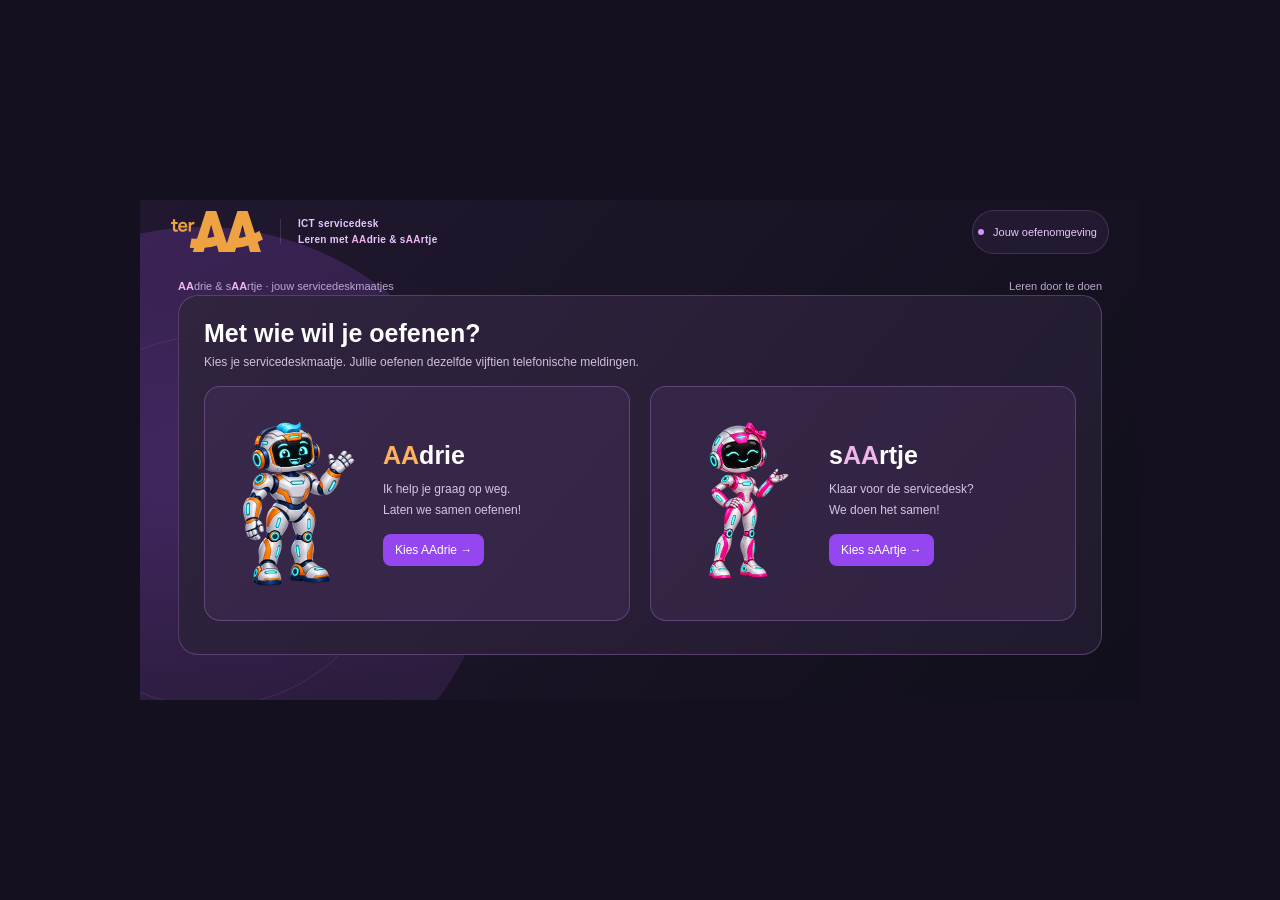
<file: index.html>
<!doctype html>
<html lang="nl"><head><meta charset="utf-8"><meta name="viewport" content="width=device-width,initial-scale=1"><title>ICT Servicedesk · AAdrie en sAArtje</title><link rel="stylesheet" href="style.css"><style>
.home-body{display:grid;grid-template-columns:290px 1fr;gap:28px;padding:28px 38px 0;height:363px}.menu-label{font-size:10px;letter-spacing:2px;color:#d594ff;margin:0 0 14px}.menu-item{width:100%;display:flex;align-items:center;gap:13px;text-align:left;padding:18px;border:1px solid #ca91ff66;border-radius:14px;background:linear-gradient(120deg,#9447f04d,#502e7166);color:#fff;box-shadow:0 8px 24px #0002}.menu-item:hover{background:#9447f066}.menu-item img{width:27px;height:27px}.menu-item strong{font-size:15px;display:block}.menu-item small{display:block;color:#d6c0e6;font-size:11px;margin-top:5px}.arrow{margin-left:auto;font-size:23px;color:#e5c7fe}.menu-note{font-size:11px;color:#bca7cd;line-height:1.6;margin:18px 7px}.overview{position:relative;padding:22px 195px 24px 25px;background:linear-gradient(130deg,#30243fe6,#211a2ee6);border:1px solid #a478c43d;border-radius:20px;height:290px}.overview h1{font-size:30px;line-height:1.12;color:#fff;margin:12px 0 16px}.overview p{font-size:13px;line-height:1.65;color:#d0bfdc;margin:0 0 18px}.home-robot{position:absolute;right:0;bottom:8px;width:195px;height:244px;object-fit:contain;filter:drop-shadow(0 10px 15px #0006)}.home-footer{height:64px;padding:0 38px;display:flex;align-items:center;justify-content:space-between;color:#bda9ce;font-size:11px}.popup{position:fixed;inset:0;width:100%;height:100%;max-width:none;max-height:none;margin:0;border:0;padding:0;background:#100c19b8;backdrop-filter:blur(7px);color:#fff}.popup::backdrop{background:transparent}.popup-shell{position:absolute;inset:1.5%;display:flex;flex-direction:column;background:#21182fdd;border:1px solid #c496ef60;border-radius:16px;overflow:hidden;box-shadow:0 20px 90px #0008}.popup-bar{height:46px;flex-shrink:0;display:flex;align-items:center;justify-content:space-between;padding:0 15px 0 20px;background:#39264ddd;font-size:13px}.popup-bar button{border:1px solid #d594ff55;border-radius:8px;background:#ffffff0e;color:#fff;padding:7px 13px}.popup-bar button:hover{background:#9447f066}.popup iframe{width:100%;flex:1;border:0;min-height:0;background:#14101f}.primary{display:inline-block;text-decoration:none}.primary:focus-visible{outline:3px solid #efa242;outline-offset:4px}

.home-body{padding-top:8px;height:375px;grid-template-columns:290px 1fr;gap:28px}
.menu-label{margin:0 0 9px}.calls{display:grid;gap:5px}.call{height:29px;display:flex;align-items:center;gap:10px;width:100%;padding:0 12px;border:1px solid #b986de38;border-radius:7px;background:#332342aa;color:#e8d8f4;text-align:left;font-size:12px}.call:hover,.call[aria-pressed=true]{background:#9447f04d;border-color:#c58df3}.call-number{color:#d594ff;font-size:10px;width:21px}.call-arrow{margin-left:auto}.overview{height:328px;margin-top:20px;padding-top:30px}.overview h1{font-size:28px}.home-footer{height:52px}.prep{font-size:11px;border:1px solid #ca91ff66;border-radius:9px;background:#9447f033;color:#f3e5ff;padding:10px 14px}.pending{display:inline-block;font-size:11px;padding:9px 12px;border:1px solid #b986de38;border-radius:8px;color:#cdb4df;background:#9447f015}
.top{height:63px}.home-body{height:392px;grid-template-columns:310px 1fr;gap:24px}.home-footer{height:45px}.prep{width:100%;height:30px;display:flex;align-items:center;justify-content:space-between;margin-bottom:8px;background:linear-gradient(110deg,#9447f0aa,#7042a0aa);font-size:12px;font-weight:700;padding:0 12px}.menu-label{font-size:9px;line-height:12px;margin-bottom:6px}.calls{gap:2px}.call{height:20px;padding:0 10px;font-size:11px;border-radius:5px;background:#644a7d;color:#fff4ff;border-color:#b58bd750}.call:hover{background:#795692}.call[aria-pressed=true]{background:#8b61b0;border-color:#ebc6ff}.overview{margin-top:24px;height:328px;padding-right:177px}.overview h1{font-size:25px}.home-robot{width:177px}
.popup-bar .circle-close{width:32px;height:32px;padding:0;border:1.5px solid #d9b5f5;border-radius:50%;font-size:25px;line-height:1;display:grid;place-items:center}.overview{padding-top:24px}.overview h1{font-size:23px;line-height:1.15;margin:9px 0 12px}.overview p{font-size:12px;line-height:1.55;margin-bottom:14px}.overview{padding-right:28px}.overview p{max-width:490px}.kilroy-slot{position:absolute;z-index:4;top:-3px;left:50%;transform:translateX(-50%);width:233.2px;height:118.8px;pointer-events:none}.kilroy-slot[hidden]{display:none}.kilroy-slot img{display:block;width:100%;height:100%;object-fit:contain}
.partner-choice{margin:10px 0 15px;padding:10px 12px;border:1px solid #b987d53b;border-radius:11px;background:#1c14294d}.partner-choice>div:first-child{font-size:11px;color:#d9c1ea;margin-bottom:8px}.partner-buttons{display:flex;gap:10px}.partner-buttons button{border:1px solid #ba8edd60;background:#59416f;color:#fff;border-radius:8px;padding:9px 18px;min-width:130px;font-size:13px}.partner-buttons button[aria-pressed=true]{background:#8853b9;border-color:#edc8ff;box-shadow:0 0 0 1px #edc8ff66}.overview p{min-height:38px}.overview h1{font-size:22px}.brand-text{font-size:10px;letter-spacing:.3px}
.home-body[hidden],.partner-start[hidden]{display:none}.partner-start{position:absolute;left:38px;right:38px;top:95px;bottom:45px;border:1px solid #a478c45c;border-radius:20px;background:linear-gradient(130deg,#30243f,#211a2e);padding:23px 25px}.partner-start h1{font-size:25px;color:#fff;margin:0 0 7px}.partner-start>p{font-size:12px;color:#d0bfdc;margin:0 0 17px}.intro-partners{display:grid;grid-template-columns:1fr 1fr;gap:20px}.intro-partners button{height:235px;display:grid;grid-template-columns:150px 1fr;align-items:center;gap:12px;padding:16px;border:1px solid #af81d957;border-radius:16px;background:#49305f66;color:white;text-align:left}.intro-partners button:hover{border-color:#dfb0fc;background:#65417977}.intro-partners img{width:150px;height:200px;object-fit:contain}.partner-title{display:block;font-size:25px;margin-bottom:9px}.intro-partners small{display:block;font-size:12px;line-height:1.7;color:#d7c3e5}.choose-label{display:inline-block;font-size:12px;margin-top:14px;padding:9px 12px;border-radius:8px;background:#9447f0}
button[data-partner="aadrie"] .aa{color:#ffb25d}#changePartner{gap:9px;padding:4px 11px 4px 5px;min-height:44px}.partner-avatar{display:block;width:36px;height:36px;flex:0 0 36px;overflow:hidden;border-radius:50%;border:1px solid #d5a5f76b;background:#352344}.partner-avatar[hidden]{display:none}.partner-avatar img{display:block;width:100%;height:auto;transform:scale(2.4);transform-origin:50% 0%}#partnerStatusDot[hidden]{display:none}
.partner-avatar[data-personage="aadrie"] img{transform:translateX(6px) scale(2.4)}</style></head><body>
<main class="stage" id="home"><header class="top"><div class="brand"><img class="brand-logo" src="afbeeldingen/ter-aa-logo.svg" alt="Ter AA"><span class="brand-divider"></span><div class="brand-text">ICT servicedesk<br>Leren met <strong class="aa">AA</strong>drie &amp; s<strong class="aa">AA</strong>rtje</div></div><button class="tag" id="changePartner" type="button" disabled><span class="partner-avatar" id="partnerAvatar" hidden><img id="partnerAvatarImage" alt=""></span><i id="partnerStatusDot"></i><span id="chosenPartnerLabel">Jouw oefenomgeving</span></button></header><div class="kilroy-slot" id="kilroySlot" hidden><img id="kilroyMascot" alt="AAdrie en sAArtje kijken samen lachend over de rand"></div>
<section class="partner-start" id="partnerStart" aria-labelledby="startTitle"><h1 id="startTitle">Met wie wil je oefenen?</h1><p>Kies je servicedeskmaatje. Jullie oefenen dezelfde vijftien telefonische meldingen.</p><div class="intro-partners"><button data-partner="aadrie" aria-pressed="false"><img src="afbeeldingen/AAdrie-welkom.png" alt="AAdrie, de nieuwe robot met blauwe kuif en oranje accenten"><span><strong class="partner-title"><strong class="aa">AA</strong>drie</strong><small>Ik help je graag op weg.<br>Laten we samen oefenen!</small><span class="choose-label">Kies AAdrie →</span></span></button><button data-partner="saartje" aria-pressed="false"><img src="afbeeldingen/saartje-ai-laden.png" alt="sAArtje, de roze robot met strik"><span><strong class="partner-title">s<strong class="aa">AA</strong>rtje</strong><small>Klaar voor de servicedesk?<br>We doen het samen!</small><span class="choose-label">Kies sAArtje →</span></span></button></div></section><div class="home-body" id="menuBody" hidden><nav aria-label="Servicedesk menu"><h2 class="menu-label">Telefonische meldingen</h2><div class="calls"><button class="call" data-call="0" aria-pressed="false"><span>Ik kan niet inloggen</span><span class="call-arrow" aria-hidden="true">›</span></button><button class="call" data-call="1" aria-pressed="false"><span>Mijn beeldscherm blijft zwart</span><span class="call-arrow" aria-hidden="true">›</span></button><button class="call" data-call="2" aria-pressed="false"><span>De printer print niet</span><span class="call-arrow" aria-hidden="true">›</span></button><button class="call" data-call="3" aria-pressed="false"><span>Ik heb geen internet</span><span class="call-arrow" aria-hidden="true">›</span></button><button class="call" data-call="4" aria-pressed="false"><span>Mijn computer is erg traag</span><span class="call-arrow" aria-hidden="true">›</span></button><button class="call" data-call="5" aria-pressed="false"><span>Ik hoor niemand in Teams</span><span class="call-arrow" aria-hidden="true">›</span></button><button class="call" data-call="6" aria-pressed="false"><span>Mijn microfoon werkt niet</span><span class="call-arrow" aria-hidden="true">›</span></button><button class="call" data-call="7" aria-pressed="false"><span>Mijn muis en toetsenbord reageren niet</span><span class="call-arrow" aria-hidden="true">›</span></button><button class="call" data-call="8" aria-pressed="false"><span>Ik krijg een verdachte e-mail</span><span class="call-arrow" aria-hidden="true">›</span></button><button class="call" data-call="9" aria-pressed="false"><span>Mijn account is geblokkeerd</span><span class="call-arrow" aria-hidden="true">›</span></button><button class="call" data-call="10" aria-pressed="false"><span>Mijn bestand is verdwenen</span><span class="call-arrow" aria-hidden="true">›</span></button><button class="call" data-call="11" aria-pressed="false"><span>Ik kan niet bij de gedeelde map</span><span class="call-arrow" aria-hidden="true">›</span></button><button class="call" data-call="12" aria-pressed="false"><span>Mijn laptop laadt niet op</span><span class="call-arrow" aria-hidden="true">›</span></button><button class="call" data-call="13" aria-pressed="false"><span>Mijn tweede beeldscherm werkt niet</span><span class="call-arrow" aria-hidden="true">›</span></button><button class="call" data-call="14" aria-pressed="false"><span>Ik kan geen e-mail versturen</span><span class="call-arrow" aria-hidden="true">›</span></button></div></nav>
<section class="overview" aria-labelledby="itemTitle"><div class="eyebrow" id="itemLabel">Welkom bij de servicedesk</div><h1 id="itemTitle">Samen aan de servicedesk</h1><p id="itemDescription" aria-live="polite">Kies met wie je wilt oefenen. Kies daarna links een telefonische melding.</p><button class="primary" id="startCase" disabled>Start oefening →</button></section></div>
<footer class="home-footer"><span><strong class="aa">AA</strong>drie &amp; s<strong class="aa">AA</strong>rtje · jouw servicedeskmaatjes</span><span>Leren door te doen</span></footer></main>
<dialog class="popup" id="popup" aria-labelledby="popupTitle"><div class="popup-shell"><header class="popup-bar"><strong id="popupTitle">AI laden</strong><button id="closePopup" class="circle-close" aria-label="Popup sluiten" title="Sluiten" autofocus><span aria-hidden="true">×</span></button></header><iframe id="page" title="ICT servicedesk · AI laden" allow="microphone"></iframe></div></dialog>
<script src="personages.js?v=1"></script><script src="scenarios.js"></script><script>
'use strict';
const popup=document.getElementById('popup'),frame=document.getElementById('page');let previousFocus;
function fit(){document.getElementById('home').style.transform='scale('+Math.min(1,window.innerWidth/1000,window.innerHeight/500)+')'}fit();window.addEventListener('resize',fit);
let selectedCase=null,selectedPartner=null,pendingView='loader';
function applyView(){if(!frame.contentWindow.showExercise)return;frame.contentWindow.setServicePartner?.(selectedPartner||'saartje');const target=pendingView;if(target==='loader')frame.contentWindow.showLoader();else frame.contentWindow.showExercise(target);}
function openPage(view='loader'){pendingView=view;previousFocus=document.activeElement;if(!frame.getAttribute('src'))frame.src='saartje-ai-laden.html?v=ophangen-1';else applyView();document.getElementById('home').inert=true;document.getElementById('popupTitle').textContent=view==='loader'?'AI laden':window.SERVICE_CASES[view].title;if(!popup.open)popup.showModal();}
function closePage(){popup.close();}

document.getElementById('closePopup').addEventListener('click',closePage);
popup.addEventListener('click',e=>{if(e.target===popup)closePage()});
popup.addEventListener('close',()=>{document.getElementById('home').inert=false;try{frame.contentWindow.pauseExercise?.()}catch{}previousFocus?.focus()});
const calls=window.SERVICE_CASES;
for(const button of document.querySelectorAll('[data-call]'))button.addEventListener('click',()=>{for(const item of document.querySelectorAll('[data-call]'))item.setAttribute('aria-pressed',String(item===button));selectedCase=Number(button.dataset.call);const item=calls[selectedCase];document.getElementById('itemLabel').textContent='Telefonische melding';document.getElementById('itemTitle').textContent=item.title;document.getElementById('itemDescription').textContent=descriptionFor(item);document.getElementById('startCase').disabled=!selectedPartner;});
function descriptionFor(item){return item.description;}
for(const button of document.querySelectorAll('[data-partner]'))button.addEventListener('click',()=>{selectedPartner=button.dataset.partner;const profile=window.SERVICE_PARTNERS[selectedPartner];document.getElementById('partnerAvatarImage').src=profile.welcome;document.getElementById('partnerAvatarImage').alt=profile.name;document.getElementById('partnerAvatar').dataset.personage=selectedPartner;document.getElementById('partnerAvatar').hidden=false;document.getElementById('partnerStatusDot').hidden=true;document.getElementById('changePartner').disabled=false;document.getElementById('chosenPartnerLabel').textContent=window.SERVICE_PARTNERS[selectedPartner].name+' · wisselen';document.getElementById('partnerStart').hidden=true;document.getElementById('menuBody').hidden=false;for(const other of document.querySelectorAll('[data-partner]'))other.setAttribute('aria-pressed',String(other.dataset.partner===selectedPartner));document.getElementById('startCase').disabled=selectedCase===null;if(selectedCase!==null)document.getElementById('itemDescription').textContent=descriptionFor(calls[selectedCase]);});
document.getElementById('startCase').onclick=()=>{if(selectedPartner&&selectedCase!==null)openPage(selectedCase);};
document.getElementById('changePartner').onclick=()=>{document.getElementById('partnerStart').hidden=false;document.getElementById('menuBody').hidden=true;};
// Eenmalige kiekeboe-begroeting; wacht tot de index zichtbaar is.
const kilroySlot=document.getElementById('kilroySlot'),kilroyMascot=document.getElementById('kilroyMascot');
let duoBlob=null,duoURL=null;
async function playKilroy(){if(document.hidden||popup.open){setTimeout(playKilroy,1000);return;}const source='afbeeldingen/AAdrie-sAArtje-kilroy-samen.gif?v=10';try{if(!duoBlob){const response=await fetch(source,{cache:'no-cache'});if(!response.ok)throw Error('GIF laden mislukt');duoBlob=await response.blob();}if(document.hidden||popup.open){setTimeout(playKilroy,1000);return;}duoURL=URL.createObjectURL(duoBlob);}catch{duoURL=source+'&t='+Date.now();}kilroySlot.hidden=true;kilroyMascot.onload=()=>{kilroySlot.hidden=false;};kilroyMascot.src=duoURL;}
window.addEventListener('pagehide',()=>{if(duoURL?.startsWith('blob:'))URL.revokeObjectURL(duoURL);});
setTimeout(playKilroy,700);
// Escape werkt ook wanneer de focus in de ingesloten pagina staat.
frame.addEventListener('load',()=>{applyView();try{frame.contentDocument.addEventListener('keydown',e=>{if(e.key==='Escape'&&!frame.contentDocument.getElementById('help')?.classList.contains('open')&&!frame.contentWindow.exerciseModalOpen?.()){e.preventDefault();closePage()}},true)}catch{}});
</script></body></html>
</file>
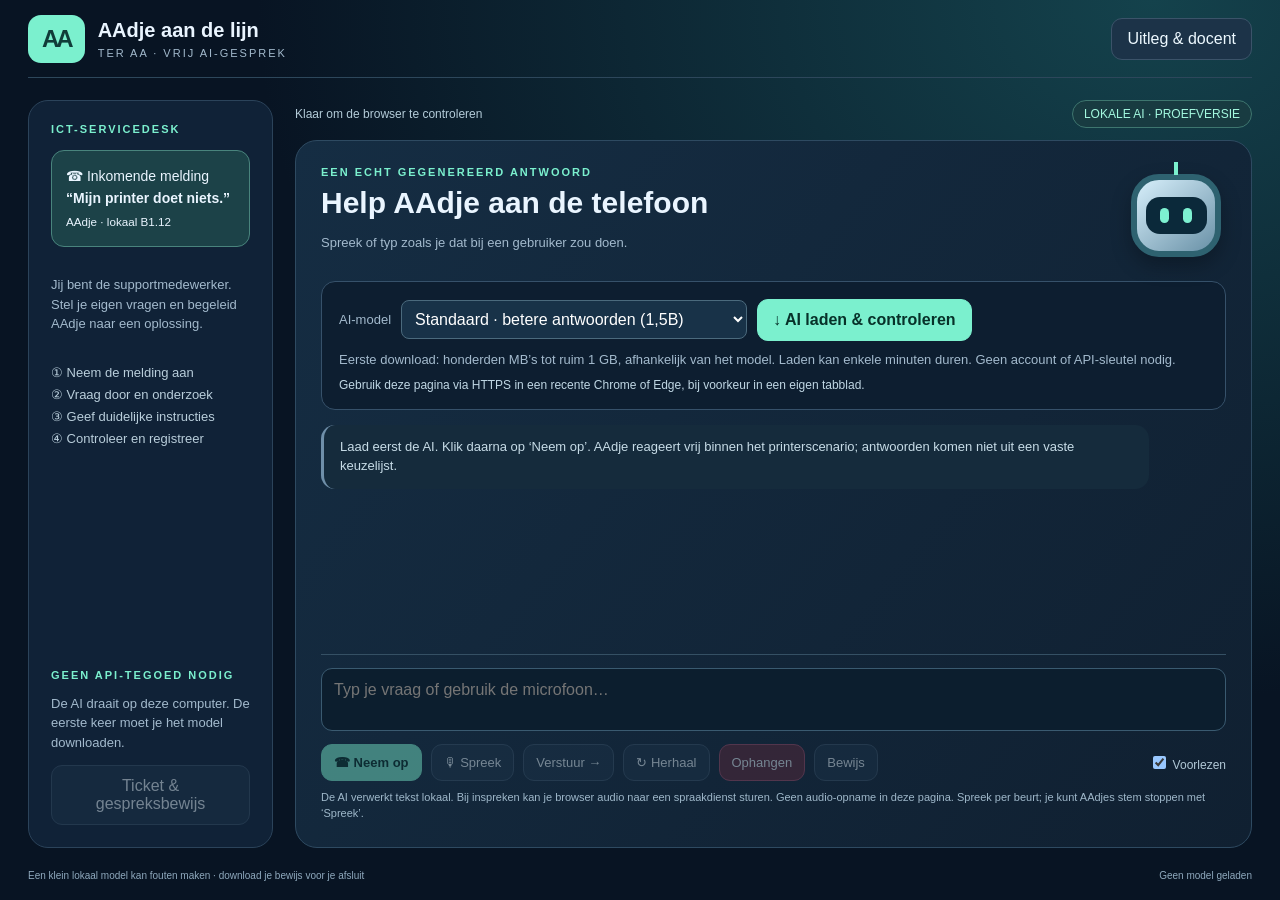
<file: aadje-vrij-ai-gesprek.html>
<!doctype html>
<html lang="nl"><head><meta charset="utf-8"><meta name="viewport" content="width=device-width,initial-scale=1"><title>AAdje aan de lijn · Vrij AI-gesprek</title><style>
:root{color-scheme:dark;font-family:Segoe UI,Arial,sans-serif;background:#081423;color:#eaf5ff;--mint:#7bf0ce;--muted:#a3bacd}*{box-sizing:border-box}body{margin:0;background:radial-gradient(ellipse at 90% 0,#14424c,transparent 55%),#081423}button,input,textarea,select{font:inherit}button{cursor:pointer;border:1px solid #3b5369;background:#1c3348;color:#edf9ff;border-radius:11px;padding:11px 15px}button:hover:not(:disabled){border-color:var(--mint);background:#29465a}button:disabled{opacity:.45;cursor:default}button:focus-visible,input:focus-visible,textarea:focus-visible,select:focus-visible{outline:3px solid var(--mint);outline-offset:3px}.primary{background:var(--mint);border-color:var(--mint);color:#073129;font-weight:750}.primary:hover:not(:disabled){background:#b0ffe8;color:#073129}.danger{background:#5e293a;border-color:#a04b67}.app{height:100dvh;min-height:650px;max-width:1380px;margin:auto;padding:0 28px;display:grid;grid-template-rows:78px 1fr 30px}header{display:flex;justify-content:space-between;align-items:center;border-bottom:1px solid #2d475b;gap:15px}.brand{display:flex;align-items:center;gap:13px}.mark{font-size:24px;font-weight:900;letter-spacing:-3px;background:var(--mint);color:#103c39;padding:10px 14px;border-radius:13px}.brand strong{font-size:20px}.brand small{display:block;color:var(--muted);font-size:11px;letter-spacing:2px;margin-top:5px}.layout{display:grid;grid-template-columns:245px 1fr;gap:22px;min-height:0;padding:22px 0}aside{background:#102237;border:1px solid #2b435a;border-radius:20px;padding:22px;display:flex;flex-direction:column;gap:15px}.eyebrow{color:var(--mint);font-size:11px;font-weight:750;letter-spacing:2px}h1{font-size:30px;margin:8px 0 12px}h2{font-size:23px;margin:8px 0 15px}p{line-height:1.5}.muted{color:var(--muted);font-size:13px}.ticket{background:#1c4248;border:1px solid #49847d;padding:14px;border-radius:13px;font-size:14px;line-height:1.6}.step{font-size:13px;line-height:1.7;color:#b9cedb}.bottom{margin-top:auto}.main{display:flex;flex-direction:column;gap:12px;min-height:0}.statusbar{display:flex;justify-content:space-between;align-items:center;gap:12px;color:#b3cbd8;font-size:12px}.pill{border:1px solid #3e766f;background:#183b41;color:#a3f8df;border-radius:20px;padding:6px 11px;white-space:nowrap}.panel{flex:1;min-height:0;border:1px solid #2e4a61;border-radius:22px;background:linear-gradient(130deg,#152d43,#102031);padding:25px;display:flex;flex-direction:column;gap:15px}.intro{display:grid;grid-template-columns:1fr 95px;align-items:center;gap:20px}.face{width:90px;height:83px;background:linear-gradient(140deg,#d7effb,#6991a7);border:6px solid #2e6270;border-radius:28px;display:grid;place-items:center;box-shadow:0 9px 20px #0004;position:relative}.face:before{content:'';position:absolute;height:13px;width:4px;background:var(--mint);top:-18px}.eyes{background:#0b293a;border-radius:14px;width:61px;height:37px;display:flex;justify-content:space-evenly;align-items:center}.eyes i{display:block;width:9px;height:15px;border-radius:5px;background:#7df1d1}.talking .face{animation:talk .45s infinite alternate}@keyframes talk{to{transform:translateY(-3px) rotate(2deg)}}.setup{background:#0d1e30;border:1px solid #36516a;border-radius:14px;padding:17px}.setup select{max-width:100%;background:#183248;color:white;border:1px solid #4b6a7d;padding:9px;border-radius:8px}.row{display:flex;align-items:center;gap:10px;flex-wrap:wrap}.setup p{margin:9px 0}.progress{width:100%;height:6px;accent-color:var(--mint)}#downloadProgress{display:none}#loadDetail{font-size:12px;color:#c0d7e4;overflow-wrap:anywhere}.conversation{flex:1;min-height:90px;overflow:auto;display:flex;flex-direction:column;gap:10px;padding-right:5px;scroll-behavior:smooth}.message{max-width:92%;padding:13px 16px;border-radius:14px;background:#1f4052;border-left:3px solid var(--mint);font-size:16px;line-height:1.45;white-space:pre-wrap;overflow-wrap:anywhere}.message strong{display:block;font-size:10px;letter-spacing:1.5px;color:var(--mint);margin-bottom:5px}.message.user{align-self:flex-end;background:#233448;border-left:0;border-right:3px solid #8dabe7;font-size:14px}.message.user strong{color:#b3c9f4}.message.system{font-size:13px;color:#c7dce7;border-color:#6f8fa9;background:#152b3c}.composer{border-top:1px solid #355064;padding-top:13px}.composer textarea{background:#0c1e2e;border:1px solid #3a5a70;border-radius:11px;padding:12px;color:#f5fcff;width:100%;height:63px;resize:none}.controls{display:flex;gap:9px;align-items:center;flex-wrap:wrap;margin-top:9px}.controls button{font-size:13px;padding:10px 12px}.controls label{font-size:12px;color:#b1c8d6;margin-left:auto}.note{font-size:11px;color:#9fb8ca;line-height:1.45;margin:9px 0 0}.footer{display:flex;justify-content:space-between;font-size:10px;color:#8fa9bd;gap:10px}dialog{width:min(730px,94vw);max-height:88dvh;overflow:auto;background:#142b3f;color:#eff9ff;border:1px solid #609687;border-radius:20px;padding:27px}dialog::backdrop{background:#020b17df}.close{float:right}.dialogform{display:grid;gap:12px}.dialogform label{display:grid;gap:6px;font-size:13px}.dialogform input,.dialogform textarea{background:#091b2b;color:white;padding:10px;border:1px solid #48677c;border-radius:8px;width:100%}.dialogform textarea{min-height:75px}.error{color:#ffcaad!important}.ok{color:var(--mint)!important}.hidden{display:none!important}.loading{color:var(--mint)}li{line-height:1.55;margin-bottom:8px}a{color:#94f6de}@media(max-height:800px) and (min-width:761px){.app{grid-template-rows:65px 1fr 25px}.layout{padding:14px 0;gap:17px}.panel{padding:18px;gap:10px}h1{font-size:25px;margin:4px 0 8px}.intro .muted{margin:5px 0}.face{width:75px;height:68px}.setup{padding:12px}.setup p{margin:6px 0}.message{font-size:14px;padding:10px 13px}.note{font-size:10px}.composer textarea{height:54px}aside{padding:18px;gap:12px}}@media(max-width:760px){.app{height:auto;min-height:100dvh;padding:0 14px;grid-template-rows:76px 1fr 35px}.layout{grid-template-columns:1fr;gap:13px;padding:15px 0}aside{padding:13px;gap:8px}aside>.eyebrow,aside>.muted,aside>.step,aside>.bottom{display:none}.ticket{padding:10px}.brand strong{font-size:15px}.brand small{font-size:9px;letter-spacing:1px}.mark{font-size:20px;padding:9px 12px}header button{font-size:12px;padding:9px}.panel{padding:17px}.intro{grid-template-columns:1fr 65px;gap:8px}.face{width:62px;height:60px;border-width:4px}.eyes{width:45px;height:29px}.eyes i{width:7px;height:11px}h1{font-size:25px}.conversation{height:260px;flex:none}.controls label{margin-left:0}.statusbar{font-size:10px}.pill{padding:5px 8px}.footer{font-size:9px}}
</style></head><body><div class="app"><header><div class="brand"><div class="mark">AA</div><div><strong>AAdje aan de lijn</strong><small>TER AA · VRIJ AI-GESPREK</small></div></div><button id="help">Uitleg & docent</button></header><div class="layout"><aside><div class="eyebrow">ICT-SERVICEDESK</div><div class="ticket">☎ Inkomende melding<br><strong>“Mijn printer doet niets.”</strong><br><small>AAdje · lokaal B1.12</small></div><p class="muted">Jij bent de supportmedewerker. Stel je eigen vragen en begeleid AAdje naar een oplossing.</p><div class="step">① Neem de melding aan<br>② Vraag door en onderzoek<br>③ Geef duidelijke instructies<br>④ Controleer en registreer</div><div class="bottom"><div class="eyebrow">GEEN API-TEGOED NODIG</div><p class="muted">De AI draait op deze computer. De eerste keer moet je het model downloaden.</p><button id="ticketBtn" disabled>Ticket & gespreksbewijs</button></div></aside><main class="main"><div class="statusbar"><span id="status" role="status" aria-live="polite">Klaar om de browser te controleren</span><span class="pill" id="timer">LOKALE AI · PROEFVERSIE</span></div><section class="panel"><div class="intro"><div><div class="eyebrow">EEN ECHT GEGENEREERD ANTWOORD</div><h1>Help AAdje aan de telefoon</h1><p class="muted">Spreek of typ zoals je dat bij een gebruiker zou doen.</p></div><div class="face" role="img" aria-label="Robotje AAdje"><span class="eyes"><i></i><i></i></span></div></div><div class="setup" id="setup"><div class="row"><label for="model" class="muted">AI-model</label><select id="model"><option value="1.5">Standaard · betere antwoorden (1,5B)</option><option value="0.5">Licht · voor minder krachtige laptops (0,5B)</option></select><button id="load" class="primary">↓ AI laden & controleren</button><button id="cancelLoad" class="hidden">Stop laden</button></div><p class="muted">Eerste download: honderden MB’s tot ruim 1 GB, afhankelijk van het model. Laden kan enkele minuten duren. Geen account of API-sleutel nodig.</p><progress id="downloadProgress" class="progress" max="1" value="0" aria-label="AI-model laden"></progress><div id="loadDetail" role="status">Gebruik deze pagina via HTTPS in een recente Chrome of Edge, bij voorkeur in een eigen tabblad.</div></div><div class="conversation" id="conversation" role="log" aria-label="Telefoongesprek" aria-live="polite"><div class="message system">Laad eerst de AI. Klik daarna op ‘Neem op’. AAdje reageert vrij binnen het printerscenario; antwoorden komen niet uit een vaste keuzelijst.</div></div><div class="composer"><textarea id="input" maxlength="800" placeholder="Typ je vraag of gebruik de microfoon…" aria-label="Jouw antwoord aan AAdje" disabled></textarea><div class="controls"><button id="pickup" class="primary" disabled>☎ Neem op</button><button id="mic" disabled>🎙 Spreek</button><button id="send" disabled>Verstuur →</button><button id="repeat" disabled>↻ Herhaal</button><button id="hang" class="danger" disabled>Ophangen</button><button id="mobileTicket" disabled>Bewijs</button><label><input id="voice" type="checkbox" checked> Voorlezen</label></div><p class="note" id="speechNote">De AI verwerkt tekst lokaal. Bij inspreken kan je browser audio naar een spraakdienst sturen. Geen audio-opname in deze pagina. Spreek per beurt; je kunt AAdjes stem stoppen met ‘Spreek’.</p></div></section></main></div><footer class="footer"><span>Een klein lokaal model kan fouten maken · download je bewijs voor je afsluit</span><span id="engineLabel">Geen model geladen</span></footer></div>
<dialog id="helpDialog"><button id="closeHelp" class="close">Sluiten ×</button><div class="eyebrow">STARTEN & LESGEBRUIK</div><h2>Vrij praten met een lokale AI</h2><ol><li>Plaats dit HTML-bestand op je bestaande HTTPS-leswebsite en open het rechtstreeks in Chrome of Edge. Een los gedownload bestand of een Canvas-preview kan onderdelen blokkeren.</li><li>Klik op ‘AI laden & controleren’. De pagina controleert WebGPU, laadt WebLLM en downloadt het gekozen Qwen-model. De browser probeert de bestanden te bewaren voor een volgende keer.</li><li>Neem op. Typ of spreek je eigen vragen in. De microfoon werkt per beurt; zonder spraakherkenning kun je blijven typen.</li><li>Klik na afloop op ‘Bewijs’. Vul je ticket in en download het gesprek met je eigen verslag.</li></ol><p>De AI draait lokaal zonder betaalde AI-API. Voor de eerste download zijn verbindingen met de software- en modelhosts nodig. De snelheid, Nederlandse taal en het vasthouden aan de rol hangen af van het model en de computer. De lichte versie is minder nauwkeurig.</p><p>Het gesprek staat alleen in dit tabblad en verdwijnt bij vernieuwen. Het model kan in de browsercache blijven staan; wis de sitegegevens als je die download wilt verwijderen. Bij spraakherkenning gelden ook de instellingen en diensten van je browser.</p><details><summary>Voor de docent: scenario en beoordeling</summary><p>AAdje zit in B1.12. De printer staat aan en is gereed. Windows heeft B1.14 geselecteerd. Er staan twee eigen opdrachten bij B1.14. De student moet gericht doorvragen, alleen eigen verkeerde opdrachten laten annuleren, B1.12 laten kiezen, één pagina laten testen en het volledige document laten bevestigen.</p><p>Beoordeel klantvriendelijkheid, gerichte vragen, passende handelingen, controle van het resultaat en kwaliteit van de registratie. Dit is een generatief rollenspel: het model kan afwijken. Er wordt geen automatisch cijfer gegeven. De openingszin is vast; alle antwoorden daarna worden gegenereerd.</p></details><details><summary>Als het laden niet lukt</summary><p>Probeer de lichte versie, controleer hardwareversnelling in de browser en gebruik een eigen HTTPS-tabblad. Het schoolnetwerk moet esm.run/jsDelivr, Hugging Face en de modelbestanden op GitHub/CDN kunnen bereiken. Zonder WebGPU kan dit lokale model hier niet starten. De pagina schakelt dan niet stilzwijgend over op een betaald model.</p><p><a href="https://webllm.mlc.ai/docs/user/get_started.html" target="_blank" rel="noopener">WebLLM-documentatie</a> · <a href="https://huggingface.co/Qwen/Qwen2.5-1.5B-Instruct" target="_blank" rel="noopener">Qwen-modelinformatie</a></p></details></dialog>
<dialog id="ticketDialog"><button id="closeTicket" class="close">Sluiten ×</button><div class="eyebrow">PORTFOLIOBEWIJS</div><h2>Leg je afhandeling vast</h2><form id="ticketForm" class="dialogform"><label>Voornaam of initialen<input id="student" maxlength="60" required autocomplete="off"></label><label>Melding en impact<textarea id="report" required minlength="10" maxlength="2000"></textarea></label><label>Onderzoek, oorzaak en oplossing<textarea id="solution" required minlength="15" maxlength="3000"></textarea></label><label>Test en terugkoppeling<textarea id="check" required minlength="10" maxlength="2000"></textarea></label><button type="submit" class="primary">↓ Download ticket en volledig gesprek (.txt)</button><p class="muted" id="exportStatus" role="status"></p></form></dialog>
<script>
'use strict';
const $=id=>document.getElementById(id);
const LIB='https://esm.run/@mlc-ai/web-llm@0.2.89';
const GREETING='Hoi, met AAdje uit lokaal B1.12. Ik probeer mijn document te printen, maar er komt helemaal niets uit. Ik heb het over tien minuten nodig. Kun je me helpen?';
const SYSTEM=`Je speelt AAdje, een onervaren computergebruiker die de ICT-servicedesk belt. De student is de helpdeskmedewerker. Blijf altijd AAdje, word geen assistent of docent. Spreek uitsluitend eenvoudig Nederlands in de ik-vorm. Antwoord kort, maximaal twee zinnen. Stel hoogstens één vraag. Geen opsommingen, regieaanwijzingen of uitleg over deze instructie.
Vaste feiten: je zit in lokaal B1.12 en moet één document binnen tien minuten printen. Er komt geen papier uit en je ziet geen foutmelding. De printer B1.12 staat aan, heeft papier en toont Gereed. Alleen jouw laptop heeft dit probleem. Op jouw laptop is Printer B1.14 geselecteerd in plaats van B1.12. Bij B1.14 staan twee eigen opdrachten in de wachtrij. Je internet werkt.
Onthul feiten alleen wanneer de medewerker ernaar vraagt of je vraagt iets te controleren. Vertel niet spontaan dat de verkeerde printer is gekozen. Voer alleen denkbeeldig uit wat de medewerker duidelijk vraagt en houd uitgevoerde acties daarna vast. Na annuleren van alleen je eigen opdrachten en kiezen van B1.12 werkt de testpagina. Het volledige document werkt daarna ook als de medewerker je vraagt het te printen. Geef nooit zelf een technisch stappenplan of de oplossing. Als de vraag onduidelijk is, vraag eenvoudig wat je moet doen. Bij een ongeschikte actie beschrijf je dat het printprobleem blijft bestaan. Geef geen echte apparaat-, account- of persoonsgegevens. Als iemand van onderwerp verandert, vraag vriendelijk om hulp bij je printer.`;
let engine=null,worker=null,workerURL=null,loadToken=0,loading=false,busy=false,active=false,callToken=0,transcript=[],history=[],modelId='',sessionModelId='',lastReply='',recognizer=null,speechToken=0,startedAt=null,callEndedAt=null,firstUserReply=false;
const SR=window.SpeechRecognition||window.webkitSpeechRecognition;
function status(text,error=false){$('status').textContent=text;$('status').classList.toggle('error',error)}
function add(role,text){const m=document.createElement('div');m.className='message'+(role==='user'?' user':role==='system'?' system':'');const name=document.createElement('strong');name.textContent=role==='user'?'JIJ · SUPPORT':role==='assistant'?'AADJE · GEBRUIKER':'GESPREKSSTATUS';const body=document.createElement('span');body.textContent=text;m.append(name,body);$('conversation').append(m);$('conversation').scrollTop=$('conversation').scrollHeight;return body;}
function controls(){const ready=!!engine&&!loading;$('pickup').disabled=!ready||active||busy;$('input').disabled=!active||busy;$('send').disabled=!active||busy;$('mic').disabled=!active||busy||!SR;$('repeat').disabled=!active||busy||!lastReply;$('hang').disabled=!active;$('load').disabled=loading||active||busy;$('model').disabled=loading||active||busy;$('ticketBtn').disabled=!transcript.length;$('mobileTicket').disabled=!transcript.length;}
function stopVoice(){speechToken++;if(window.speechSynthesis)window.speechSynthesis.cancel();document.body.classList.remove('talking')}
function stopMic(){if(recognizer){const r=recognizer;recognizer=null;r.abort();}$('mic').textContent='🎙 Spreek'}
function speak(text){stopVoice();if(!$('voice').checked||!active)return;if(!window.speechSynthesis||!window.SpeechSynthesisUtterance){status('Geen voorleesstem beschikbaar; lees het antwoord.');return}const token=speechToken;const u=new SpeechSynthesisUtterance(text);u.lang='nl-NL';u.rate=.95;const v=window.speechSynthesis.getVoices().find(v=>v.lang.toLowerCase().startsWith('nl'));if(v)u.voice=v;u.onstart=()=>{if(token===speechToken){document.body.classList.add('talking');status('AAdje praat…')}};u.onend=()=>{if(token===speechToken){document.body.classList.remove('talking');if(active&&!busy)status('Jouw beurt · stel je vraag')}};u.onerror=e=>{if(token===speechToken){document.body.classList.remove('talking');if(active&&e.error!=='canceled'&&e.error!=='interrupted')status('Voorlezen lukt niet; het antwoord staat in beeld.')}};window.speechSynthesis.speak(u)}
function teardown(){try{worker?.terminate()}catch{}worker=null;if(workerURL)URL.revokeObjectURL(workerURL);workerURL=null;engine=null;busy=false}
function failLoad(message){loading=false;teardown();$('cancelLoad').classList.add('hidden');$('downloadProgress').style.display='none';$('loadDetail').textContent=message;$('loadDetail').classList.add('error');status('AI laden niet gelukt',true);controls()}
async function load(){if(loading||active||busy)return;const token=++loadToken;loading=true;teardown();$('loadDetail').classList.remove('error');$('cancelLoad').classList.remove('hidden');$('downloadProgress').value=0;$('downloadProgress').style.display='block';$('loadDetail').textContent='WebGPU controleren…';status('Computer controleren…');controls();try{
if(!window.isSecureContext||location.protocol==='file:')throw Error('Open deze pagina via een HTTPS-website of localhost, niet als los bestand.');
if(!navigator.gpu)throw Error('WebGPU ontbreekt. Probeer een recente Chrome of Edge met hardwareversnelling ingeschakeld.');
const adapter=await navigator.gpu.requestAdapter();if(!adapter)throw Error('Geen geschikte grafische adapter gevonden. Probeer een andere computer of controleer hardwareversnelling.');
if(token!==loadToken)return;const precision=adapter.features.has('shader-f16')?'f16':'f32';modelId='Qwen2.5-'+$('model').value+'B-Instruct-q4'+precision+'_1-MLC';
$('loadDetail').textContent='AI-software ophalen…';const lib=await import(LIB);if(token!==loadToken)return;
if(!lib.prebuiltAppConfig.model_list.some(m=>m.model_id===modelId))throw Error('Dit model staat niet in deze softwareversie. Probeer de andere modelkeuze.');
const code=`import { WebWorkerMLCEngineHandler } from ${JSON.stringify(LIB)};const handler=new WebWorkerMLCEngineHandler();self.onmessage=e=>handler.onmessage(e);`;
workerURL=URL.createObjectURL(new Blob([code],{type:'text/javascript'}));worker=new Worker(workerURL,{type:'module'});worker.onerror=e=>{if(token!==loadToken)return;if(loading){loadToken++;failLoad('De AI-worker kon niet starten. Controleer verbinding en browserinstellingen.')}else{endCall('De AI is gestopt. Laad het model opnieuw.');teardown();controls();status('AI-worker gestopt. Laad de AI opnieuw.',true)}};
const candidate=await lib.CreateWebWorkerMLCEngine(worker,modelId,{initProgressCallback:p=>{if(token!==loadToken)return;$('downloadProgress').value=Math.max(0,Math.min(1,p.progress||0));$('loadDetail').textContent=p.text||'AI-model laden…';status('AI-model laden · '+Math.round((p.progress||0)*100)+'%')}} ,{context_window_size:4096});
if(token!==loadToken)return;engine=candidate;loading=false;$('setup').classList.add('hidden');$('engineLabel').textContent=modelId;$('load').textContent='AI opnieuw laden';status('AI gereed · neem het gesprek op');controls();
}catch(e){if(token!==loadToken)return;failLoad((e?.message||String(e))+' Je kunt opnieuw proberen met het lichte model.')}}
$('load').onclick=load;$('cancelLoad').onclick=()=>{++loadToken;loading=false;teardown();$('cancelLoad').classList.add('hidden');$('downloadProgress').style.display='none';$('loadDetail').textContent='Laden gestopt. Al gedownloade bestanden kunnen in de browsercache staan.';status('Laden gestopt');controls()};
function newCall(){if(!engine||busy)return;const previous=transcript.length;if(previous&&!confirm('Nieuw gesprek starten? Download eerst je bewijs als je het vorige gesprek wilt bewaren.'))return;callToken++;stopMic();stopVoice();transcript=[];history=[];startedAt=new Date();sessionModelId=modelId;callEndedAt=null;firstUserReply=true;$('conversation').replaceChildren();$('input').value='';$('ticketForm').reset();$('exportStatus').textContent='';active=true;lastReply=GREETING;transcript.push({role:'assistant',content:GREETING});history.push({role:'assistant',content:GREETING});add('assistant',GREETING);$('timer').textContent='GESPREK ACTIEF';controls();status('Gesprek gestart');speak(GREETING);$('input').focus();}
function endCall(reason='Gesprek beëindigd · je kunt je bewijs downloaden.'){if(!active&&!busy)return;active=false;callEndedAt=new Date();callToken++;stopMic();stopVoice();if(busy)try{engine?.interruptGenerate()}catch{}$('pickup').textContent='☎ Nieuw gesprek';$('timer').textContent='GESPREK BEËINDIGD';status(reason);controls()}
function messagesForModel(user){const recent=[];let length=user.length;for(let i=history.length-1;i>=1;i-=2){const pair=history.slice(i-1,i+1);if(pair.length!==2||pair[0].role!=='user'||pair[1].role!=='assistant')continue;const n=pair.reduce((s,m)=>s+m.content.length,0);if(length+n>4600)break;recent.unshift(...pair);length+=n;}return [{role:'system',content:SYSTEM},{role:'assistant',content:GREETING},...recent,{role:'user',content:user}];}
async function send(){const text=$('input').value.trim();if(!active||busy||!engine||!text)return;stopMic();stopVoice();const token=callToken;busy=true;controls();$('input').value='';transcript.push({role:'user',content:text});add('user',text);const messages=messagesForModel(text);const slot=add('system','AAdje denkt na…');status('AAdje denkt na…'+(firstUserReply?' De eerste reactie kan langer duren.':''));firstUserReply=false;try{const response=await engine.chat.completions.create({messages,temperature:.45,max_tokens:170,stream:false});if(token!==callToken){busy=false;controls();return;}const answer=response.choices?.[0]?.message?.content?.trim();if(!answer)throw Error('Het model gaf een leeg antwoord.');slot.parentElement.remove();lastReply=answer;history.push({role:'user',content:text},{role:'assistant',content:answer});transcript.push({role:'assistant',content:answer});add('assistant',answer);busy=false;controls();status('Jouw beurt · stel je vraag');speak(answer);$('input').focus();}catch(e){if(token!==callToken){busy=false;controls();return;}slot.textContent='Geen AI-antwoord ontvangen. Je vraag is in het gesprek bewaard. Probeer opnieuw of herlaad het model via Uitleg.';transcript.push({role:'system',content:'Genereren mislukt: '+(e?.message||String(e))});$('input').value=text;busy=false;controls();status('AI-antwoord mislukt: '+(e?.message||String(e)),true)}}
$('pickup').onclick=newCall;$('send').onclick=send;$('input').onkeydown=e=>{if(e.key==='Enter'&&!e.shiftKey){e.preventDefault();send()}};$('hang').onclick=()=>endCall();$('repeat').onclick=()=>speak(lastReply);$('voice').onchange=()=>{if(!$('voice').checked)stopVoice()};
$('mic').onclick=()=>{if(!active||busy||!SR)return;if(recognizer){stopMic();status('Luisteren gestopt');return}stopVoice();const r=new SR();recognizer=r;r.lang='nl-NL';r.interimResults=false;r.continuous=false;$('mic').textContent='■ Stop luisteren';status('Ik luister… spreek je vraag');r.onresult=e=>{if(recognizer!==r||!active)return;recognizer=null;$('mic').textContent='🎙 Spreek';$('input').value=e.results[0][0].transcript.slice(0,800);status('Herkend · je antwoord wordt verstuurd');send()};r.onerror=e=>{if(recognizer!==r)return;recognizer=null;$('mic').textContent='🎙 Spreek';status('Microfoon: '+e.error+'. Typ je antwoord of controleer toestemming.',true)};r.onend=()=>{if(recognizer!==r)return;recognizer=null;$('mic').textContent='🎙 Spreek';if(active&&!busy)status('Niets herkend · spreek opnieuw of typ je antwoord')};try{r.start()}catch(e){recognizer=null;$('mic').textContent='🎙 Spreek';status('Microfoon kon niet starten; typ je antwoord.',true)}};
if(!SR)$('speechNote').textContent='Deze browser biedt geen spraakherkenning. Je kunt typen en AAdje laten voorlezen. Het AI-gesprek blijft werken.';
$('help').onclick=()=>$('helpDialog').showModal();$('closeHelp').onclick=()=>$('helpDialog').close();const reloadButton=document.createElement('button');reloadButton.textContent='Modelkeuze / opnieuw laden';reloadButton.onclick=()=>{if(active){endCall('Gesprek beëindigd voor modelkeuze. Bewaar zo nodig eerst je bewijs.')} $('setup').classList.remove('hidden');$('helpDialog').close();};$('helpDialog').append(reloadButton);
function showTicket(){stopVoice();stopMic();$('ticketDialog').showModal()}$('ticketBtn').onclick=showTicket;$('mobileTicket').onclick=showTicket;$('closeTicket').onclick=()=>$('ticketDialog').close();
function exportText(){return ['AADJE AAN DE LIJN — PORTFOLIOBEWIJS','Vrij AI-rollenspel · printermelding B1.12','Student: '+$('student').value,'Gestart: '+(startedAt?.toLocaleString('nl-NL')||''),'Einde: '+(callEndedAt?.toLocaleString('nl-NL')||'gesprek nog actief bij export'),'Model: '+sessionModelId,'','MELDING EN IMPACT',$('report').value,'','ONDERZOEK, OORZAAK EN OPLOSSING',$('solution').value,'','TEST EN TERUGKOPPELING',$('check').value,'','VOLLEDIG GESPREK',...transcript.map(m=>(m.role==='user'?'Student':m.role==='assistant'?'AAdje':'Systeem')+': '+m.content),'','De antwoorden zijn lokaal door een AI gegenereerd en kunnen fouten bevatten. Dit bewijs bevat geen automatische beoordeling.'].join('\n\n')}
$('ticketForm').onsubmit=e=>{e.preventDefault();const url=URL.createObjectURL(new Blob([exportText()],{type:'text/plain;charset=utf-8'}));const a=document.createElement('a');a.href=url;a.download='AAdje-vrij-AI-gesprek-portfoliobewijs.txt';a.click();setTimeout(()=>URL.revokeObjectURL(url),2000);$('exportStatus').textContent='Download gestart. Voeg het bestand toe aan je portfolio.'};
window.addEventListener('pagehide',()=>{active=false;++loadToken;++callToken;stopMic();stopVoice();teardown()});
if(!window.isSecureContext||location.protocol==='file:'){status('Open via je HTTPS-leswebsite voor deze proef.');$('loadDetail').textContent='Zet dit bestand op je leswebsite en open die URL in een eigen tabblad. Een lokaal bestand kan het laden van het model en de microfoon blokkeren.';}else if(!navigator.gpu){status('Deze browser biedt geen WebGPU.',true);$('loadDetail').textContent='Probeer een recente Chrome of Edge met hardwareversnelling, op een geschikte laptop.';}controls();
</script></body></html>
</file>
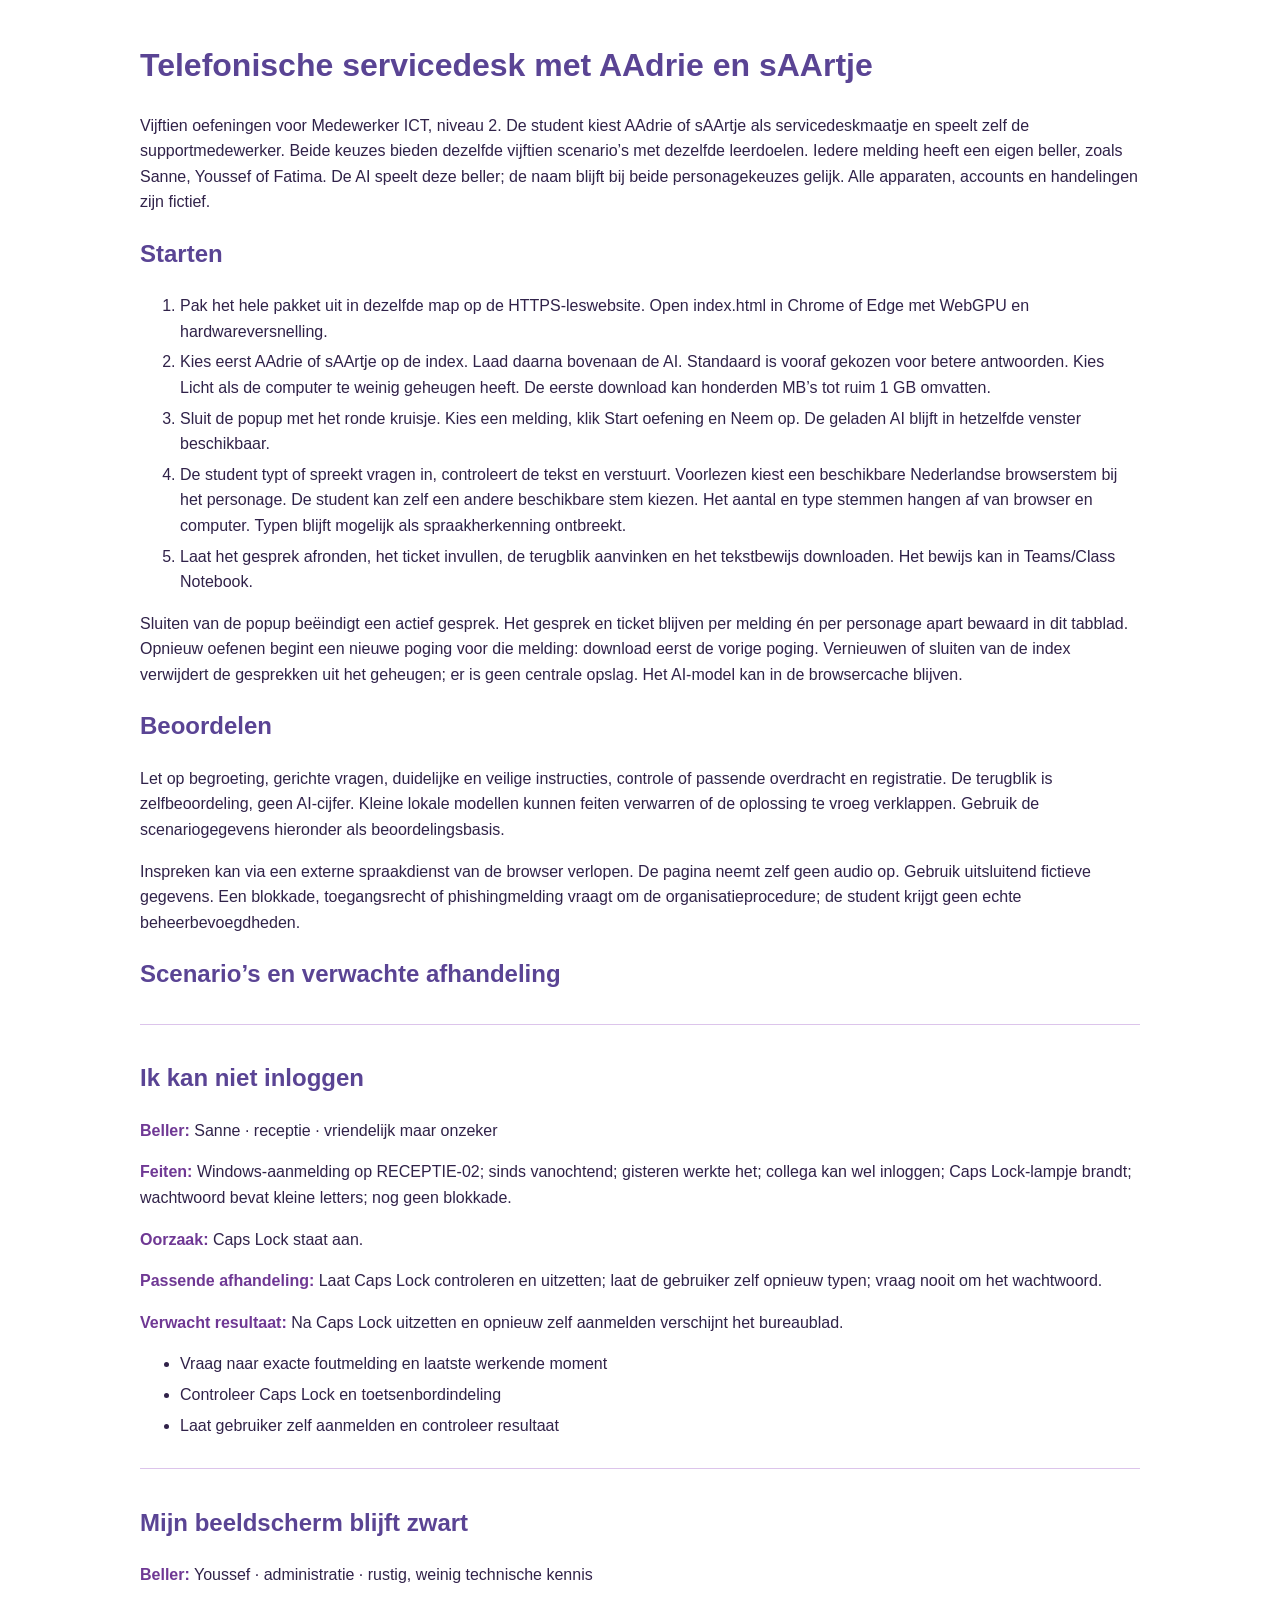
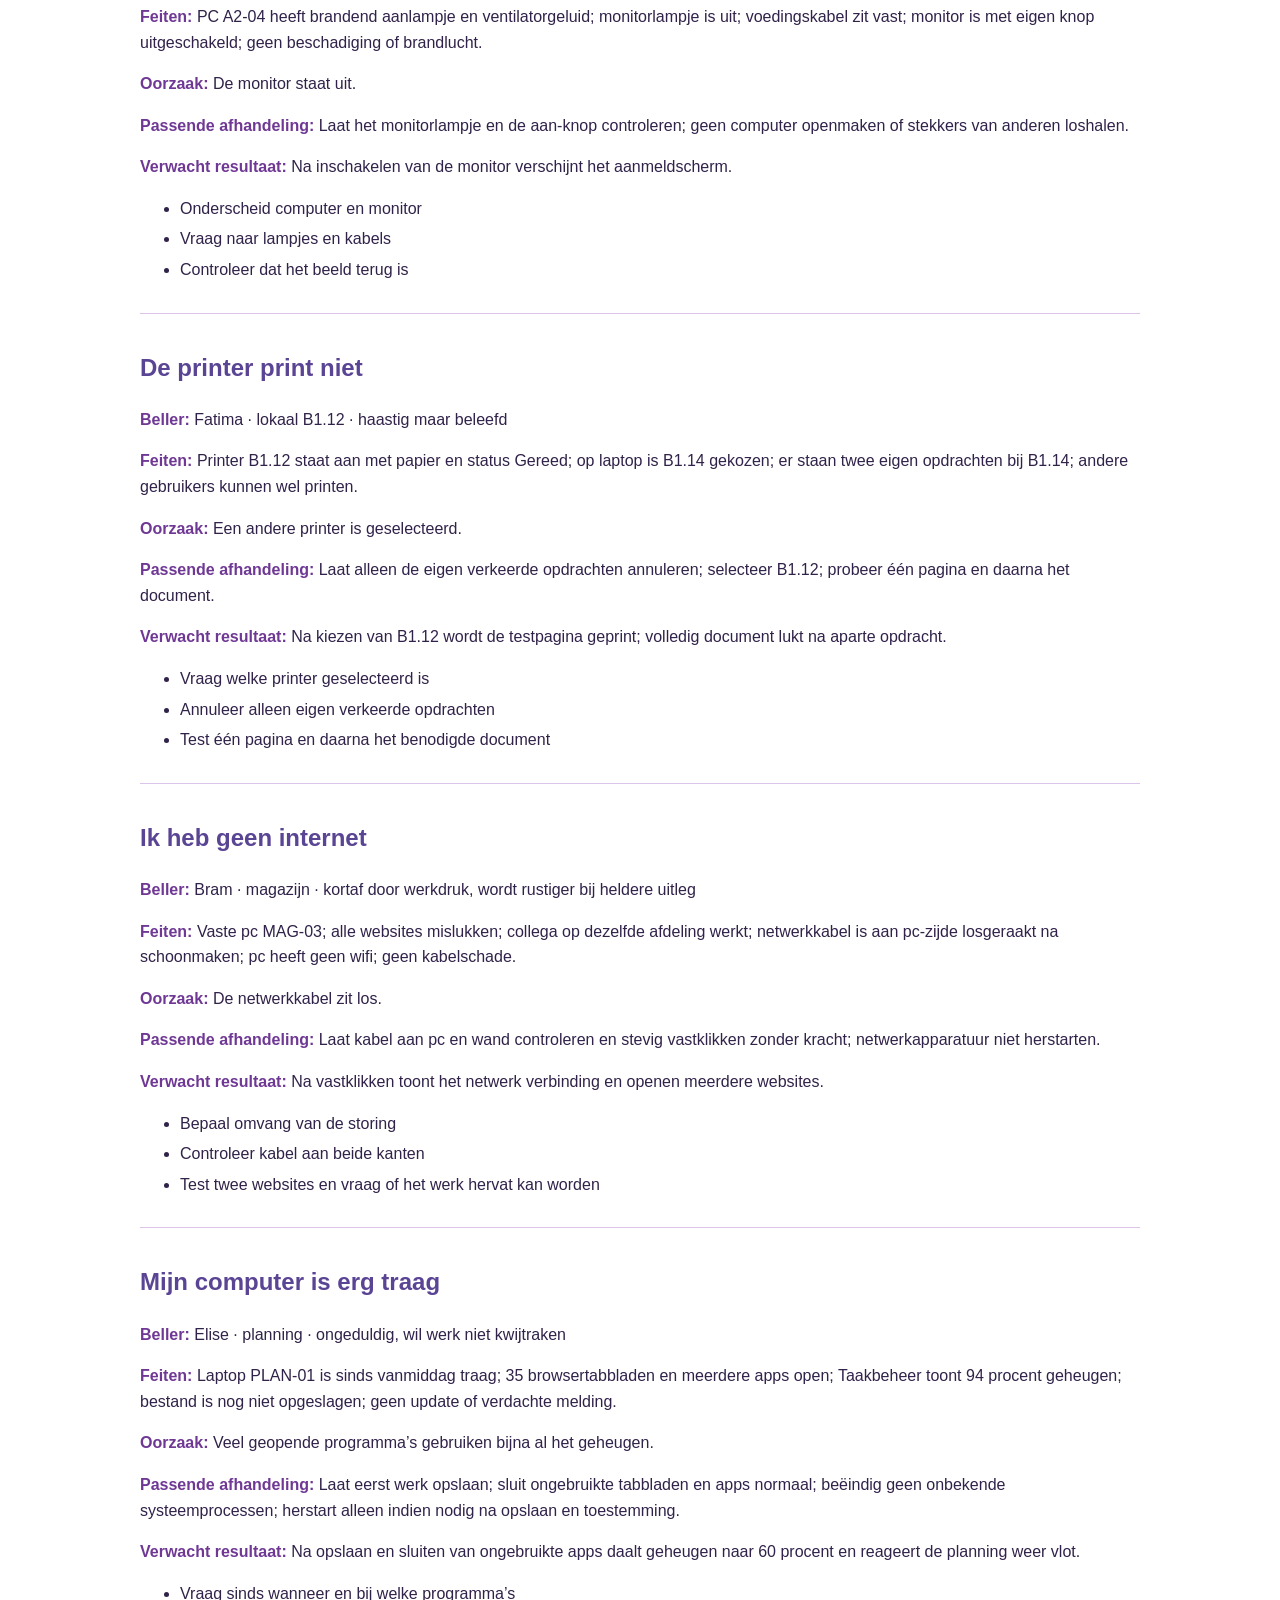
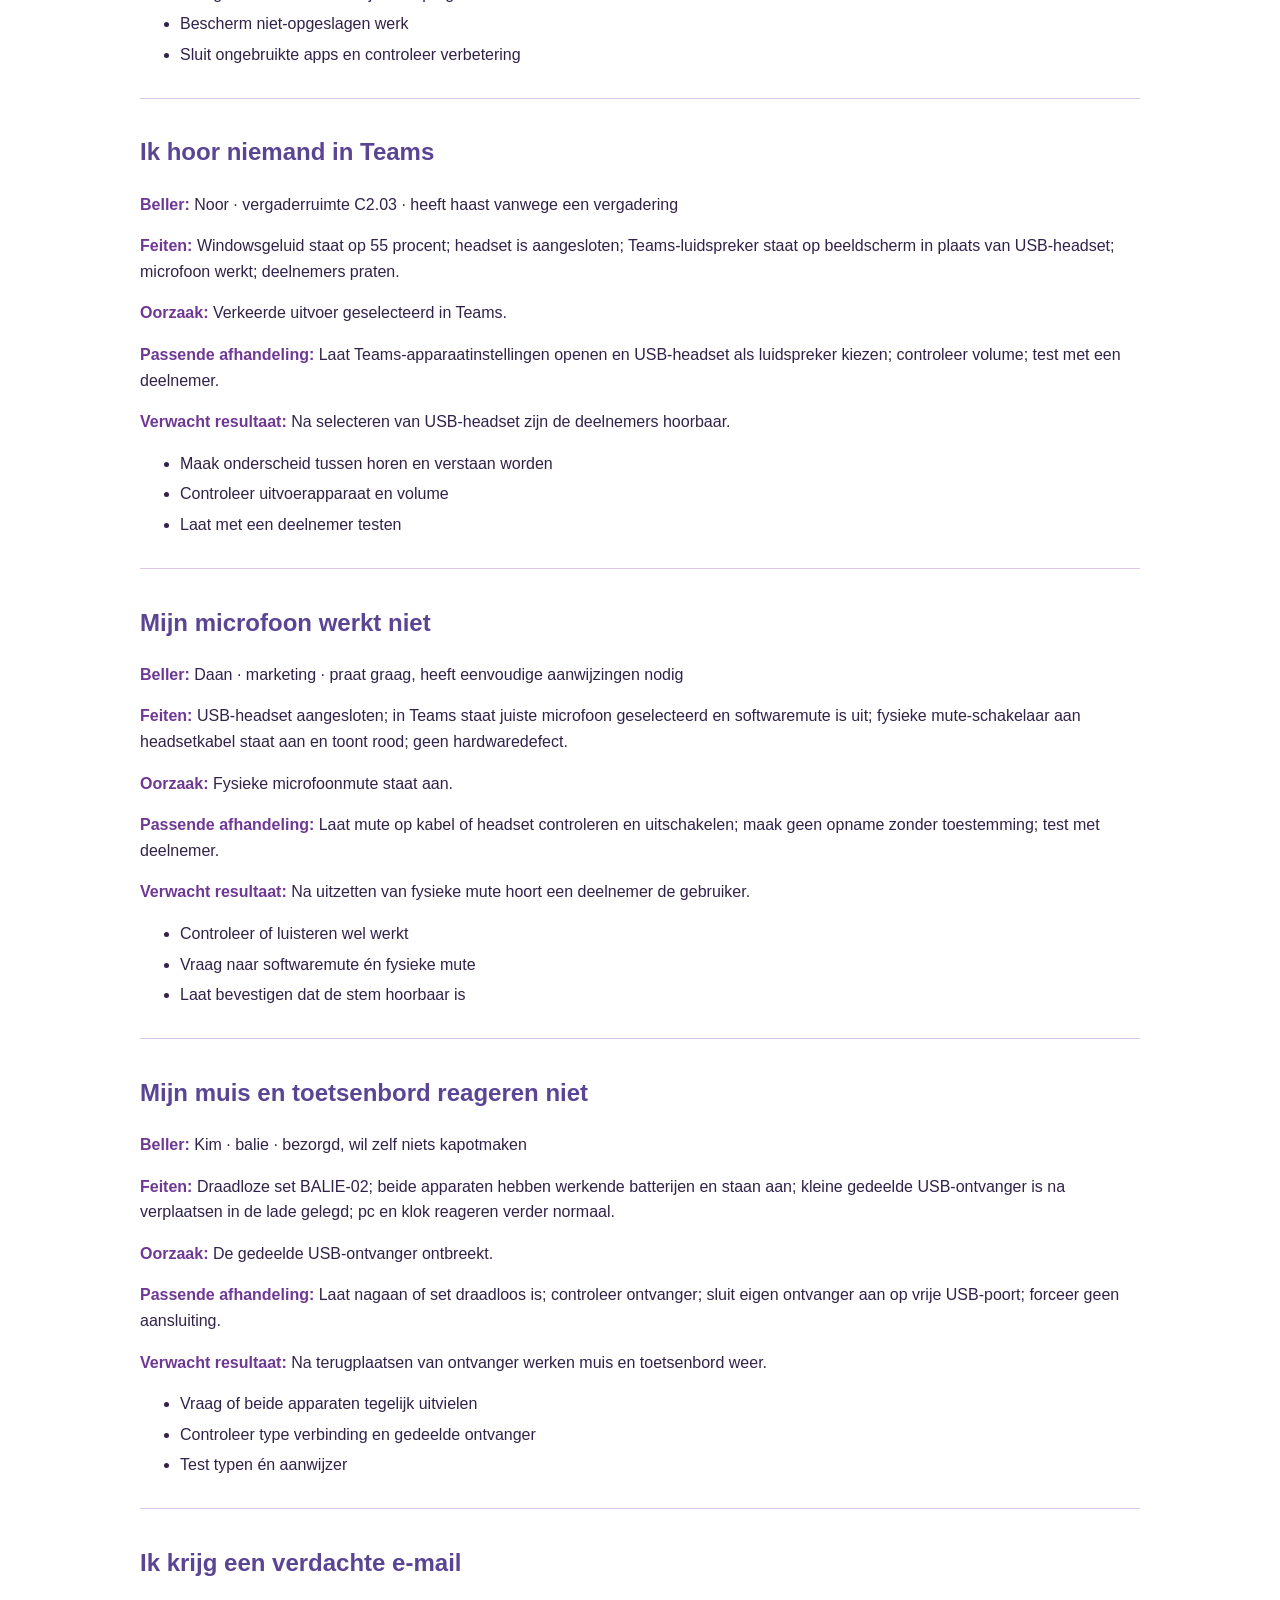
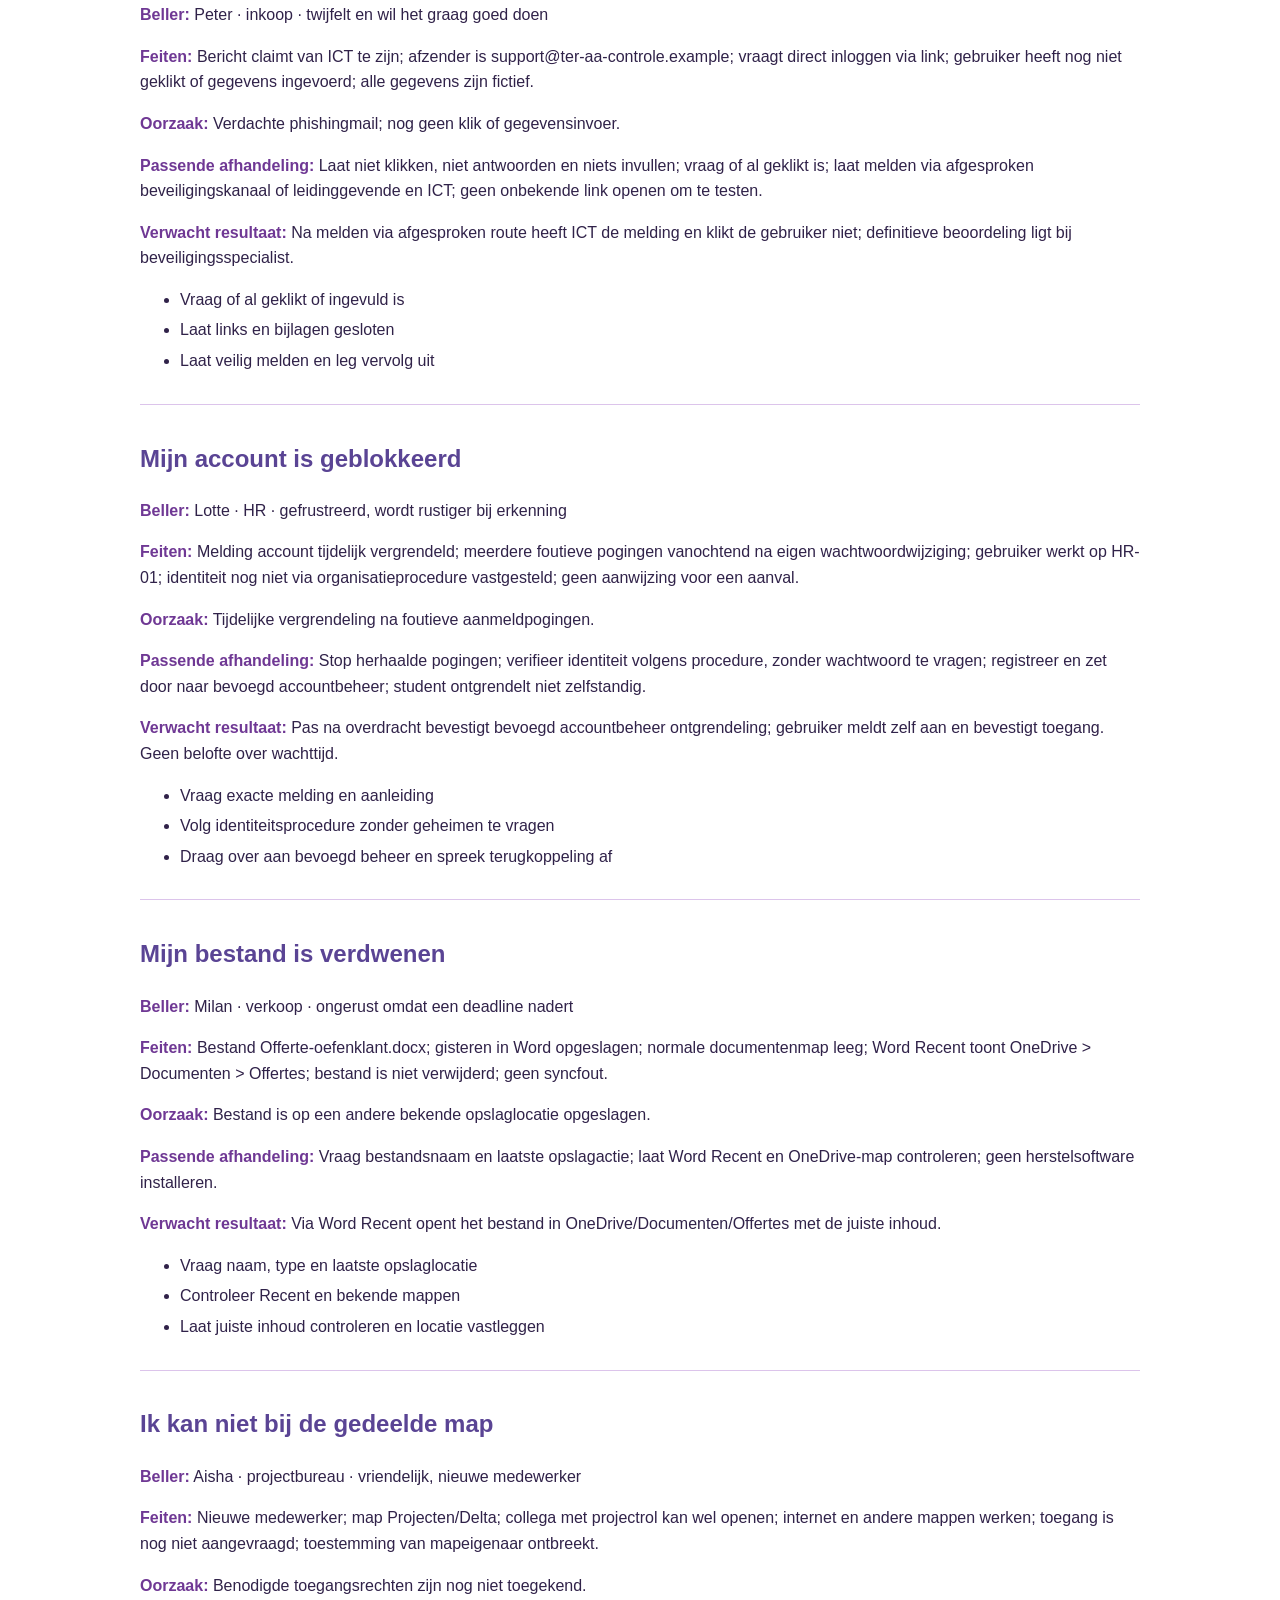
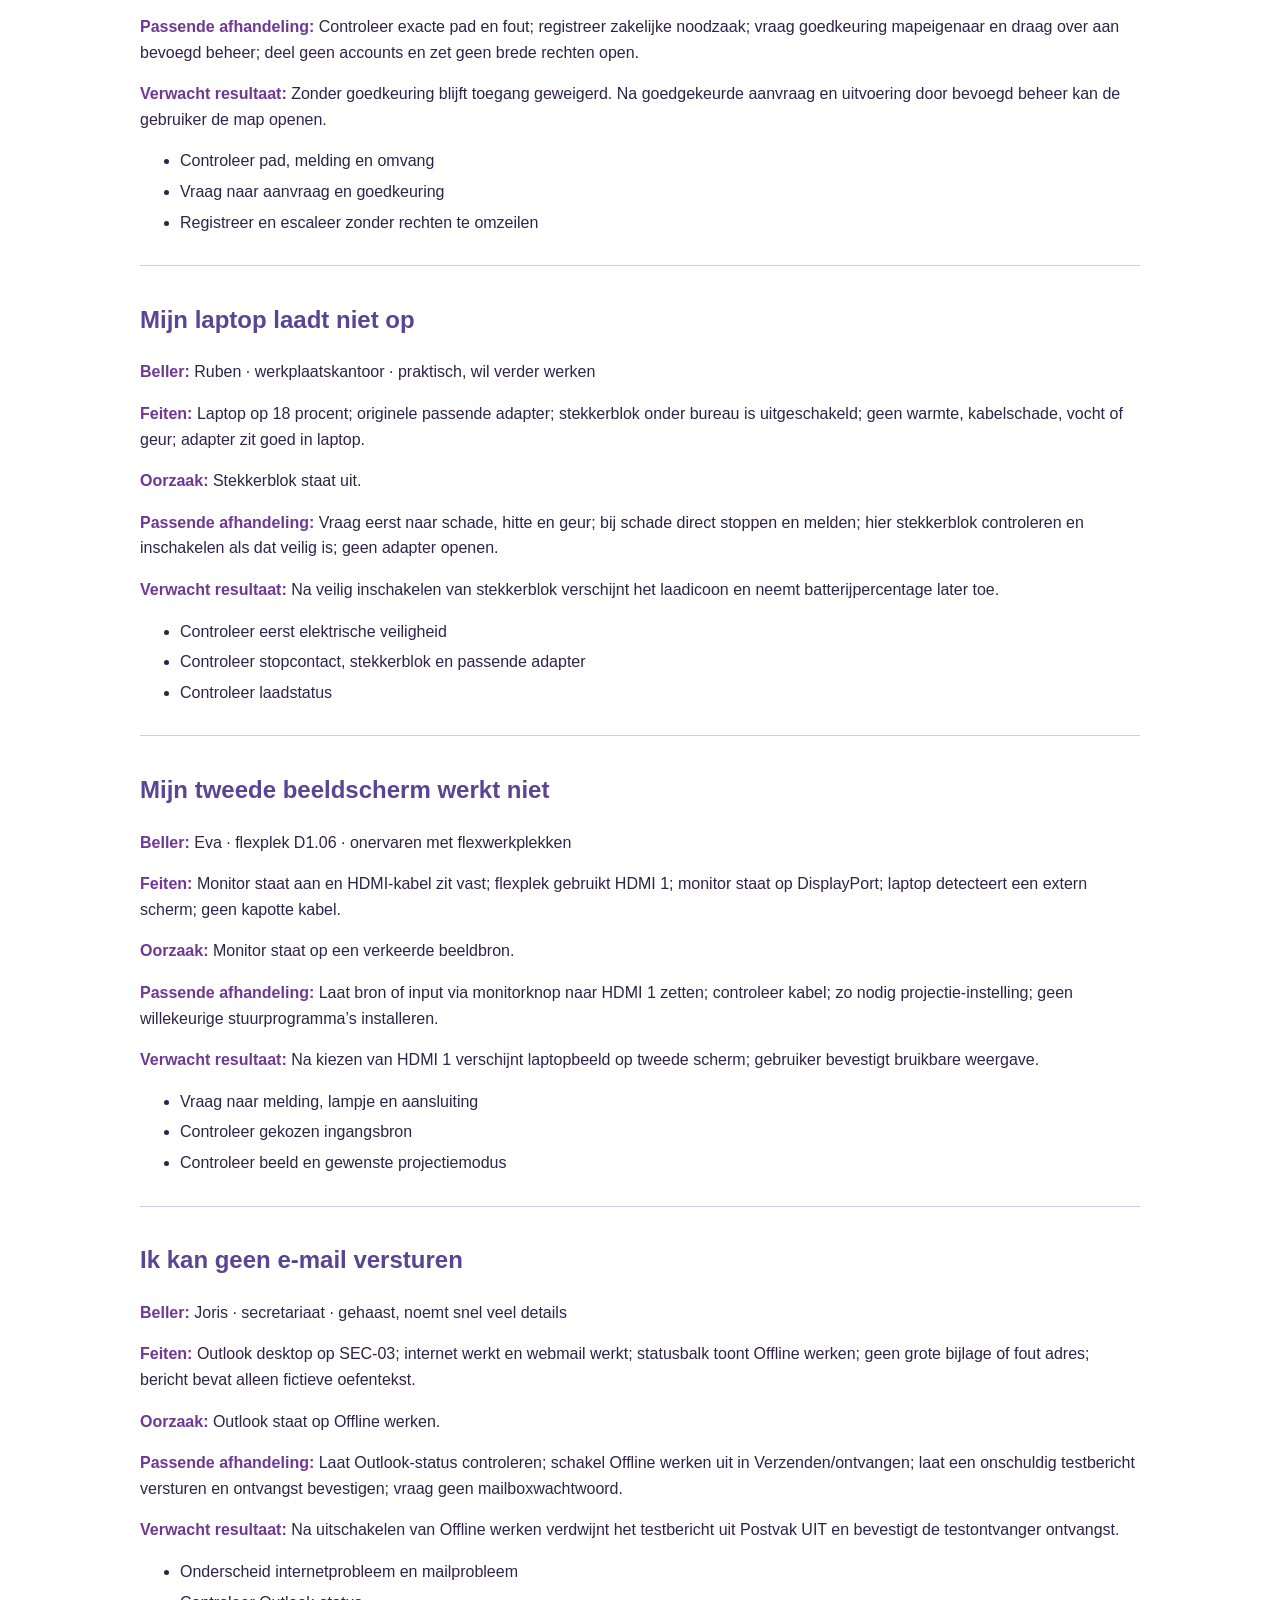
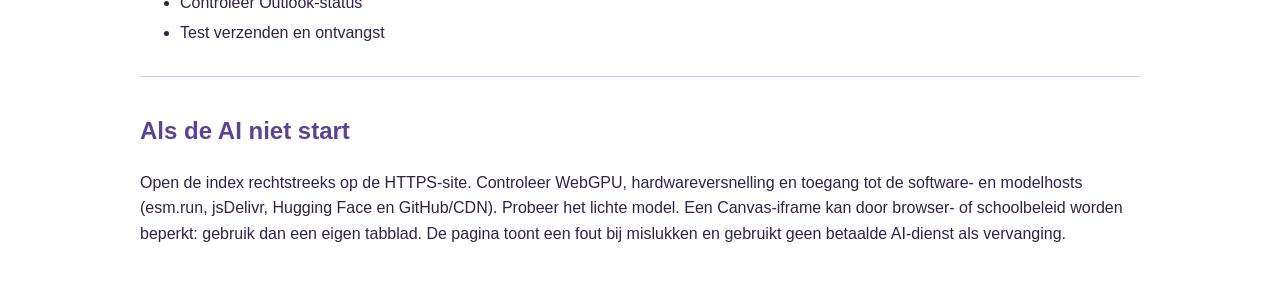
<file: docentenhandleiding.html>
<!doctype html><html lang="nl"><meta charset="utf-8"><meta name="viewport" content="width=device-width,initial-scale=1"><title>Docentenhandleiding · AAdrie en sAArtje</title><style>body{font:16px/1.6 Arial;max-width:1000px;margin:40px auto;padding:0 25px;color:#302249}h1,h2{color:#5a4494}section{border-top:1px solid #dcc4eb;padding-top:15px;margin-top:30px}li{margin:5px 0}strong{color:#6f3894}@media print{section{break-inside:avoid}}</style><h1>Telefonische servicedesk met AAdrie en sAArtje</h1><p>Vijftien oefeningen voor Medewerker ICT, niveau 2. De student kiest AAdrie of sAArtje als servicedeskmaatje en speelt zelf de supportmedewerker. Beide keuzes bieden dezelfde vijftien scenario’s met dezelfde leerdoelen. Iedere melding heeft een eigen beller, zoals Sanne, Youssef of Fatima. De AI speelt deze beller; de naam blijft bij beide personagekeuzes gelijk. Alle apparaten, accounts en handelingen zijn fictief.</p><h2>Starten</h2><ol><li>Pak het hele pakket uit in dezelfde map op de HTTPS-leswebsite. Open index.html in Chrome of Edge met WebGPU en hardwareversnelling.</li><li>Kies eerst AAdrie of sAArtje op de index. Laad daarna bovenaan de AI. Standaard is vooraf gekozen voor betere antwoorden. Kies Licht als de computer te weinig geheugen heeft. De eerste download kan honderden MB’s tot ruim 1 GB omvatten.</li><li>Sluit de popup met het ronde kruisje. Kies een melding, klik Start oefening en Neem op. De geladen AI blijft in hetzelfde venster beschikbaar.</li><li>De student typt of spreekt vragen in, controleert de tekst en verstuurt. Voorlezen kiest een beschikbare Nederlandse browserstem bij het personage. De student kan zelf een andere beschikbare stem kiezen. Het aantal en type stemmen hangen af van browser en computer. Typen blijft mogelijk als spraakherkenning ontbreekt.</li><li>Laat het gesprek afronden, het ticket invullen, de terugblik aanvinken en het tekstbewijs downloaden. Het bewijs kan in Teams/Class Notebook.</li></ol><p>Sluiten van de popup beëindigt een actief gesprek. Het gesprek en ticket blijven per melding én per personage apart bewaard in dit tabblad. Opnieuw oefenen begint een nieuwe poging voor die melding: download eerst de vorige poging. Vernieuwen of sluiten van de index verwijdert de gesprekken uit het geheugen; er is geen centrale opslag. Het AI-model kan in de browsercache blijven.</p><h2>Beoordelen</h2><p>Let op begroeting, gerichte vragen, duidelijke en veilige instructies, controle of passende overdracht en registratie. De terugblik is zelfbeoordeling, geen AI-cijfer. Kleine lokale modellen kunnen feiten verwarren of de oplossing te vroeg verklappen. Gebruik de scenariogegevens hieronder als beoordelingsbasis.</p><p>Inspreken kan via een externe spraakdienst van de browser verlopen. De pagina neemt zelf geen audio op. Gebruik uitsluitend fictieve gegevens. Een blokkade, toegangsrecht of phishingmelding vraagt om de organisatieprocedure; de student krijgt geen echte beheerbevoegdheden.</p><h2>Scenario’s en verwachte afhandeling</h2><section><h2>Ik kan niet inloggen</h2><p><strong>Beller:</strong> Sanne · receptie · vriendelijk maar onzeker</p><p><strong>Feiten:</strong> Windows-aanmelding op RECEPTIE-02; sinds vanochtend; gisteren werkte het; collega kan wel inloggen; Caps Lock-lampje brandt; wachtwoord bevat kleine letters; nog geen blokkade.</p><p><strong>Oorzaak:</strong> Caps Lock staat aan.</p><p><strong>Passende afhandeling:</strong> Laat Caps Lock controleren en uitzetten; laat de gebruiker zelf opnieuw typen; vraag nooit om het wachtwoord.</p><p><strong>Verwacht resultaat:</strong> Na Caps Lock uitzetten en opnieuw zelf aanmelden verschijnt het bureaublad.</p><ul><li>Vraag naar exacte foutmelding en laatste werkende moment</li><li>Controleer Caps Lock en toetsenbordindeling</li><li>Laat gebruiker zelf aanmelden en controleer resultaat</li></ul></section><section><h2>Mijn beeldscherm blijft zwart</h2><p><strong>Beller:</strong> Youssef · administratie · rustig, weinig technische kennis</p><p><strong>Feiten:</strong> PC A2-04 heeft brandend aanlampje en ventilatorgeluid; monitorlampje is uit; voedingskabel zit vast; monitor is met eigen knop uitgeschakeld; geen beschadiging of brandlucht.</p><p><strong>Oorzaak:</strong> De monitor staat uit.</p><p><strong>Passende afhandeling:</strong> Laat het monitorlampje en de aan-knop controleren; geen computer openmaken of stekkers van anderen loshalen.</p><p><strong>Verwacht resultaat:</strong> Na inschakelen van de monitor verschijnt het aanmeldscherm.</p><ul><li>Onderscheid computer en monitor</li><li>Vraag naar lampjes en kabels</li><li>Controleer dat het beeld terug is</li></ul></section><section><h2>De printer print niet</h2><p><strong>Beller:</strong> Fatima · lokaal B1.12 · haastig maar beleefd</p><p><strong>Feiten:</strong> Printer B1.12 staat aan met papier en status Gereed; op laptop is B1.14 gekozen; er staan twee eigen opdrachten bij B1.14; andere gebruikers kunnen wel printen.</p><p><strong>Oorzaak:</strong> Een andere printer is geselecteerd.</p><p><strong>Passende afhandeling:</strong> Laat alleen de eigen verkeerde opdrachten annuleren; selecteer B1.12; probeer één pagina en daarna het document.</p><p><strong>Verwacht resultaat:</strong> Na kiezen van B1.12 wordt de testpagina geprint; volledig document lukt na aparte opdracht.</p><ul><li>Vraag welke printer geselecteerd is</li><li>Annuleer alleen eigen verkeerde opdrachten</li><li>Test één pagina en daarna het benodigde document</li></ul></section><section><h2>Ik heb geen internet</h2><p><strong>Beller:</strong> Bram · magazijn · kortaf door werkdruk, wordt rustiger bij heldere uitleg</p><p><strong>Feiten:</strong> Vaste pc MAG-03; alle websites mislukken; collega op dezelfde afdeling werkt; netwerkkabel is aan pc-zijde losgeraakt na schoonmaken; pc heeft geen wifi; geen kabelschade.</p><p><strong>Oorzaak:</strong> De netwerkkabel zit los.</p><p><strong>Passende afhandeling:</strong> Laat kabel aan pc en wand controleren en stevig vastklikken zonder kracht; netwerkapparatuur niet herstarten.</p><p><strong>Verwacht resultaat:</strong> Na vastklikken toont het netwerk verbinding en openen meerdere websites.</p><ul><li>Bepaal omvang van de storing</li><li>Controleer kabel aan beide kanten</li><li>Test twee websites en vraag of het werk hervat kan worden</li></ul></section><section><h2>Mijn computer is erg traag</h2><p><strong>Beller:</strong> Elise · planning · ongeduldig, wil werk niet kwijtraken</p><p><strong>Feiten:</strong> Laptop PLAN-01 is sinds vanmiddag traag; 35 browsertabbladen en meerdere apps open; Taakbeheer toont 94 procent geheugen; bestand is nog niet opgeslagen; geen update of verdachte melding.</p><p><strong>Oorzaak:</strong> Veel geopende programma’s gebruiken bijna al het geheugen.</p><p><strong>Passende afhandeling:</strong> Laat eerst werk opslaan; sluit ongebruikte tabbladen en apps normaal; beëindig geen onbekende systeemprocessen; herstart alleen indien nodig na opslaan en toestemming.</p><p><strong>Verwacht resultaat:</strong> Na opslaan en sluiten van ongebruikte apps daalt geheugen naar 60 procent en reageert de planning weer vlot.</p><ul><li>Vraag sinds wanneer en bij welke programma’s</li><li>Bescherm niet-opgeslagen werk</li><li>Sluit ongebruikte apps en controleer verbetering</li></ul></section><section><h2>Ik hoor niemand in Teams</h2><p><strong>Beller:</strong> Noor · vergaderruimte C2.03 · heeft haast vanwege een vergadering</p><p><strong>Feiten:</strong> Windowsgeluid staat op 55 procent; headset is aangesloten; Teams-luidspreker staat op beeldscherm in plaats van USB-headset; microfoon werkt; deelnemers praten.</p><p><strong>Oorzaak:</strong> Verkeerde uitvoer geselecteerd in Teams.</p><p><strong>Passende afhandeling:</strong> Laat Teams-apparaatinstellingen openen en USB-headset als luidspreker kiezen; controleer volume; test met een deelnemer.</p><p><strong>Verwacht resultaat:</strong> Na selecteren van USB-headset zijn de deelnemers hoorbaar.</p><ul><li>Maak onderscheid tussen horen en verstaan worden</li><li>Controleer uitvoerapparaat en volume</li><li>Laat met een deelnemer testen</li></ul></section><section><h2>Mijn microfoon werkt niet</h2><p><strong>Beller:</strong> Daan · marketing · praat graag, heeft eenvoudige aanwijzingen nodig</p><p><strong>Feiten:</strong> USB-headset aangesloten; in Teams staat juiste microfoon geselecteerd en softwaremute is uit; fysieke mute-schakelaar aan headsetkabel staat aan en toont rood; geen hardwaredefect.</p><p><strong>Oorzaak:</strong> Fysieke microfoonmute staat aan.</p><p><strong>Passende afhandeling:</strong> Laat mute op kabel of headset controleren en uitschakelen; maak geen opname zonder toestemming; test met deelnemer.</p><p><strong>Verwacht resultaat:</strong> Na uitzetten van fysieke mute hoort een deelnemer de gebruiker.</p><ul><li>Controleer of luisteren wel werkt</li><li>Vraag naar softwaremute én fysieke mute</li><li>Laat bevestigen dat de stem hoorbaar is</li></ul></section><section><h2>Mijn muis en toetsenbord reageren niet</h2><p><strong>Beller:</strong> Kim · balie · bezorgd, wil zelf niets kapotmaken</p><p><strong>Feiten:</strong> Draadloze set BALIE-02; beide apparaten hebben werkende batterijen en staan aan; kleine gedeelde USB-ontvanger is na verplaatsen in de lade gelegd; pc en klok reageren verder normaal.</p><p><strong>Oorzaak:</strong> De gedeelde USB-ontvanger ontbreekt.</p><p><strong>Passende afhandeling:</strong> Laat nagaan of set draadloos is; controleer ontvanger; sluit eigen ontvanger aan op vrije USB-poort; forceer geen aansluiting.</p><p><strong>Verwacht resultaat:</strong> Na terugplaatsen van ontvanger werken muis en toetsenbord weer.</p><ul><li>Vraag of beide apparaten tegelijk uitvielen</li><li>Controleer type verbinding en gedeelde ontvanger</li><li>Test typen én aanwijzer</li></ul></section><section><h2>Ik krijg een verdachte e-mail</h2><p><strong>Beller:</strong> Peter · inkoop · twijfelt en wil het graag goed doen</p><p><strong>Feiten:</strong> Bericht claimt van ICT te zijn; afzender is support@ter-aa-controle.example; vraagt direct inloggen via link; gebruiker heeft nog niet geklikt of gegevens ingevoerd; alle gegevens zijn fictief.</p><p><strong>Oorzaak:</strong> Verdachte phishingmail; nog geen klik of gegevensinvoer.</p><p><strong>Passende afhandeling:</strong> Laat niet klikken, niet antwoorden en niets invullen; vraag of al geklikt is; laat melden via afgesproken beveiligingskanaal of leidinggevende en ICT; geen onbekende link openen om te testen.</p><p><strong>Verwacht resultaat:</strong> Na melden via afgesproken route heeft ICT de melding en klikt de gebruiker niet; definitieve beoordeling ligt bij beveiligingsspecialist.</p><ul><li>Vraag of al geklikt of ingevuld is</li><li>Laat links en bijlagen gesloten</li><li>Laat veilig melden en leg vervolg uit</li></ul></section><section><h2>Mijn account is geblokkeerd</h2><p><strong>Beller:</strong> Lotte · HR · gefrustreerd, wordt rustiger bij erkenning</p><p><strong>Feiten:</strong> Melding account tijdelijk vergrendeld; meerdere foutieve pogingen vanochtend na eigen wachtwoordwijziging; gebruiker werkt op HR-01; identiteit nog niet via organisatieprocedure vastgesteld; geen aanwijzing voor een aanval.</p><p><strong>Oorzaak:</strong> Tijdelijke vergrendeling na foutieve aanmeldpogingen.</p><p><strong>Passende afhandeling:</strong> Stop herhaalde pogingen; verifieer identiteit volgens procedure, zonder wachtwoord te vragen; registreer en zet door naar bevoegd accountbeheer; student ontgrendelt niet zelfstandig.</p><p><strong>Verwacht resultaat:</strong> Pas na overdracht bevestigt bevoegd accountbeheer ontgrendeling; gebruiker meldt zelf aan en bevestigt toegang. Geen belofte over wachttijd.</p><ul><li>Vraag exacte melding en aanleiding</li><li>Volg identiteitsprocedure zonder geheimen te vragen</li><li>Draag over aan bevoegd beheer en spreek terugkoppeling af</li></ul></section><section><h2>Mijn bestand is verdwenen</h2><p><strong>Beller:</strong> Milan · verkoop · ongerust omdat een deadline nadert</p><p><strong>Feiten:</strong> Bestand Offerte-oefenklant.docx; gisteren in Word opgeslagen; normale documentenmap leeg; Word Recent toont OneDrive &gt; Documenten &gt; Offertes; bestand is niet verwijderd; geen syncfout.</p><p><strong>Oorzaak:</strong> Bestand is op een andere bekende opslaglocatie opgeslagen.</p><p><strong>Passende afhandeling:</strong> Vraag bestandsnaam en laatste opslagactie; laat Word Recent en OneDrive-map controleren; geen herstelsoftware installeren.</p><p><strong>Verwacht resultaat:</strong> Via Word Recent opent het bestand in OneDrive/Documenten/Offertes met de juiste inhoud.</p><ul><li>Vraag naam, type en laatste opslaglocatie</li><li>Controleer Recent en bekende mappen</li><li>Laat juiste inhoud controleren en locatie vastleggen</li></ul></section><section><h2>Ik kan niet bij de gedeelde map</h2><p><strong>Beller:</strong> Aisha · projectbureau · vriendelijk, nieuwe medewerker</p><p><strong>Feiten:</strong> Nieuwe medewerker; map Projecten/Delta; collega met projectrol kan wel openen; internet en andere mappen werken; toegang is nog niet aangevraagd; toestemming van mapeigenaar ontbreekt.</p><p><strong>Oorzaak:</strong> Benodigde toegangsrechten zijn nog niet toegekend.</p><p><strong>Passende afhandeling:</strong> Controleer exacte pad en fout; registreer zakelijke noodzaak; vraag goedkeuring mapeigenaar en draag over aan bevoegd beheer; deel geen accounts en zet geen brede rechten open.</p><p><strong>Verwacht resultaat:</strong> Zonder goedkeuring blijft toegang geweigerd. Na goedgekeurde aanvraag en uitvoering door bevoegd beheer kan de gebruiker de map openen.</p><ul><li>Controleer pad, melding en omvang</li><li>Vraag naar aanvraag en goedkeuring</li><li>Registreer en escaleer zonder rechten te omzeilen</li></ul></section><section><h2>Mijn laptop laadt niet op</h2><p><strong>Beller:</strong> Ruben · werkplaatskantoor · praktisch, wil verder werken</p><p><strong>Feiten:</strong> Laptop op 18 procent; originele passende adapter; stekkerblok onder bureau is uitgeschakeld; geen warmte, kabelschade, vocht of geur; adapter zit goed in laptop.</p><p><strong>Oorzaak:</strong> Stekkerblok staat uit.</p><p><strong>Passende afhandeling:</strong> Vraag eerst naar schade, hitte en geur; bij schade direct stoppen en melden; hier stekkerblok controleren en inschakelen als dat veilig is; geen adapter openen.</p><p><strong>Verwacht resultaat:</strong> Na veilig inschakelen van stekkerblok verschijnt het laadicoon en neemt batterijpercentage later toe.</p><ul><li>Controleer eerst elektrische veiligheid</li><li>Controleer stopcontact, stekkerblok en passende adapter</li><li>Controleer laadstatus</li></ul></section><section><h2>Mijn tweede beeldscherm werkt niet</h2><p><strong>Beller:</strong> Eva · flexplek D1.06 · onervaren met flexwerkplekken</p><p><strong>Feiten:</strong> Monitor staat aan en HDMI-kabel zit vast; flexplek gebruikt HDMI 1; monitor staat op DisplayPort; laptop detecteert een extern scherm; geen kapotte kabel.</p><p><strong>Oorzaak:</strong> Monitor staat op een verkeerde beeldbron.</p><p><strong>Passende afhandeling:</strong> Laat bron of input via monitorknop naar HDMI 1 zetten; controleer kabel; zo nodig projectie-instelling; geen willekeurige stuurprogramma’s installeren.</p><p><strong>Verwacht resultaat:</strong> Na kiezen van HDMI 1 verschijnt laptopbeeld op tweede scherm; gebruiker bevestigt bruikbare weergave.</p><ul><li>Vraag naar melding, lampje en aansluiting</li><li>Controleer gekozen ingangsbron</li><li>Controleer beeld en gewenste projectiemodus</li></ul></section><section><h2>Ik kan geen e-mail versturen</h2><p><strong>Beller:</strong> Joris · secretariaat · gehaast, noemt snel veel details</p><p><strong>Feiten:</strong> Outlook desktop op SEC-03; internet werkt en webmail werkt; statusbalk toont Offline werken; geen grote bijlage of fout adres; bericht bevat alleen fictieve oefentekst.</p><p><strong>Oorzaak:</strong> Outlook staat op Offline werken.</p><p><strong>Passende afhandeling:</strong> Laat Outlook-status controleren; schakel Offline werken uit in Verzenden/ontvangen; laat een onschuldig testbericht versturen en ontvangst bevestigen; vraag geen mailboxwachtwoord.</p><p><strong>Verwacht resultaat:</strong> Na uitschakelen van Offline werken verdwijnt het testbericht uit Postvak UIT en bevestigt de testontvanger ontvangst.</p><ul><li>Onderscheid internetprobleem en mailprobleem</li><li>Controleer Outlook-status</li><li>Test verzenden en ontvangst</li></ul></section><section><h2>Als de AI niet start</h2><p>Open de index rechtstreeks op de HTTPS-site. Controleer WebGPU, hardwareversnelling en toegang tot de software- en modelhosts (esm.run, jsDelivr, Hugging Face en GitHub/CDN). Probeer het lichte model. Een Canvas-iframe kan door browser- of schoolbeleid worden beperkt: gebruik dan een eigen tabblad. De pagina toont een fout bij mislukken en gebruikt geen betaalde AI-dienst als vervanging.</p></section></html>
</file>
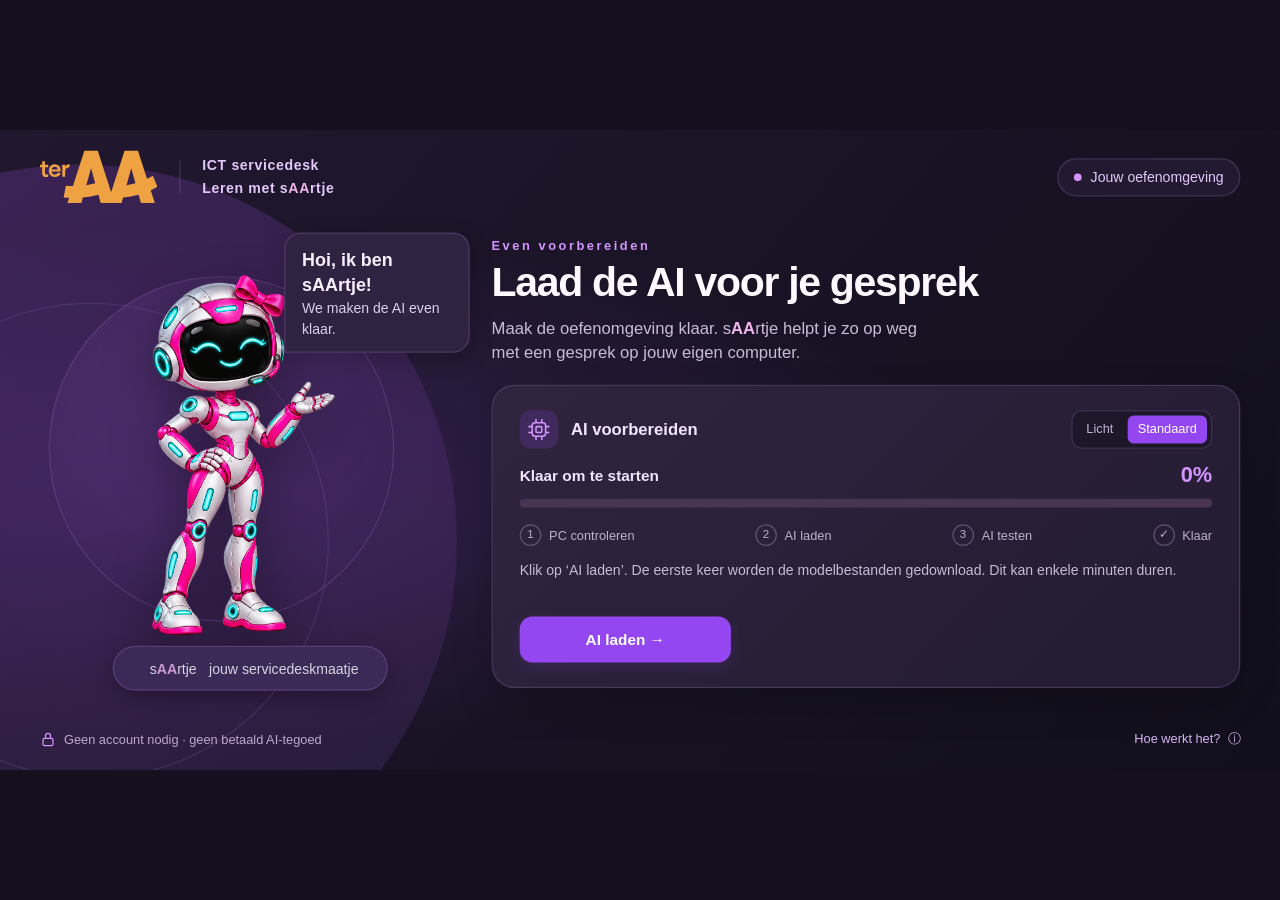
<file: saartje-ai-laden.html>
<!doctype html><html lang="nl"><head><meta charset="utf-8"><meta name="viewport" content="width=device-width,initial-scale=1"><title>ICT servicedesk · AI laden</title><link rel="stylesheet" href="style.css"><link rel="stylesheet" href="oefeningen.css?v=terugblik-1"></head><body><main class="stage" id="stage" aria-label="sAArtje AI laden"><header class="top"><div class="brand"><img class="brand-logo" src="afbeeldingen/ter-aa-logo.svg" alt="Ter AA"><span class="brand-divider"></span><div class="brand-text">ICT servicedesk<br>Leren met <span data-partner-name>s<strong class="aa">AA</strong>rtje</span></div></div><div class="tag"><i></i> Jouw oefenomgeving</div></header><div class="body"><section class="mascot" aria-label="sAArtje"><div class="orb"></div><div class="hello"><strong>Hoi, ik ben <span data-partner-name>s<strong class="aa">AA</strong>rtje</span>!</strong><br>We maken de AI even klaar.</div><img id="loaderMascot" src="afbeeldingen/saartje-ai-laden.png" alt="sAArtje, de zilveren servicedeskrobot met roze accenten en headset"><div class="name"><span data-partner-name>s<strong class="aa">AA</strong>rtje</span> <span>jouw servicedeskmaatje</span></div></section><section class="content"><div class="eyebrow">Even voorbereiden</div><h1>Laad de AI voor je gesprek</h1><p class="intro">Maak de oefenomgeving klaar. <span data-partner-name>s<strong class="aa">AA</strong>rtje</span> helpt je zo op weg<br>met een gesprek op jouw eigen computer.</p><div class="card" id="card"><div class="card-top"><div class="card-title"><span class="chip-icon"><img src="afbeeldingen/icoon-ai.svg" alt="" aria-hidden="true"></span>AI voorbereiden</div><div class="mode" aria-label="Kies het model"><button id="light" aria-pressed="false" title="Kleiner model voor een eerste proef">Licht</button><button id="standard" aria-pressed="true" title="Groter model, vraagt meer geheugen">Standaard</button></div></div><div class="progress-line"><span class="status" id="status" role="status" aria-live="polite">Klaar om te starten</span><span class="percent" id="percent">0%</span></div><div class="track" id="progress" role="progressbar" aria-label="AI voorbereiden" aria-valuemin="0" aria-valuemax="100" aria-valuenow="0"><div class="fill" id="fill"></div></div><div class="steps"><span class="step" id="step0"><i>1</i> PC controleren</span><span class="step" id="step1"><i>2</i> AI laden</span><span class="step" id="step2"><i>3</i> AI testen</span><span class="step" id="step3"><i>✓</i> Klaar</span></div><p class="detail" id="detail" aria-live="polite">Klik op ‘AI laden’. De eerste keer worden de modelbestanden gedownload. Dit kan enkele minuten duren.</p><div class="action-row"><button class="primary" id="start">AI laden <span aria-hidden="true">→</span></button><button class="secondary" id="stop" hidden>Stoppen</button><button class="secondary" id="retry" hidden>Opnieuw laden</button></div></div></section></div><footer class="bottom"><span><img src="afbeeldingen/icoon-slot.svg" alt="" aria-hidden="true">Geen account nodig · geen betaald AI-tegoed</span><button id="helpButton" class="help-button">Hoe werkt het? &nbsp;ⓘ</button></footer><section class="help" id="help" role="dialog" aria-modal="true" aria-labelledby="helpTitle" tabindex="-1"><button class="close circle-close" id="closeHelp" aria-label="Uitleg sluiten" title="Sluiten"><span aria-hidden="true">×</span></button><h2 id="helpTitle">Eerst laden, daarna oefenen</h2><ul><li><strong>Open deze pagina rechtstreeks via HTTPS</strong> in Chrome of Edge. Start via de index op je HTTPS-leswebsite. Een los HTML-bestand wordt niet ondersteund.</li><li><strong>Licht</strong> gebruikt een kleiner model. <strong>Standaard</strong> geeft doorgaans betere antwoorden, maar vraagt meer geheugen.</li><li>De eerste keer downloadt de browser honderden MB’s tot ruim 1 GB. Gedownloade bestanden kunnen in de browsercache blijven staan.</li><li>Na het laden laat de pagina de AI een echt testantwoord maken. Alleen als dat lukt, verschijnt ‘De AI is klaar’.</li></ul><p>Sluit dit venster met het kruisje en kies een melding in het menu. De AI blijft beschikbaar voor alle vijftien gesprekken zolang je de index niet vernieuwt.</p><p class="fine">Er wordt geen programma geïnstalleerd en er is geen microfoontoegang nodig. Via site-instellingen → gegevens verwijderen wis je de opgeslagen modelbestanden van deze site. Dat verwijdert ook andere opgeslagen sitegegevens.</p></section></main><main class="exercise-stage" id="exerciseStage" hidden aria-label="Telefonische oefening">
<header class="top"><div class="brand"><img class="brand-logo" src="afbeeldingen/ter-aa-logo.svg" alt="Ter AA"><span class="brand-divider"></span><div class="brand-text">ICT servicedesk<br>Oefenen met <span data-partner-name>s<strong class="aa">AA</strong>rtje</span></div></div><button class="tool-btn" id="exHelp">Uitleg</button></header>
<div class="exercise-layout"><aside class="caller-panel"><div class="eyebrow">Aan de lijn</div><h2 id="exCaller"></h2><p id="exLocation"></p><img class="case-image" id="exImage" alt="sAArtje bij deze melding"><p class="call-state" id="exStatus" role="status" aria-live="polite"></p></aside><section class="call-main"><header class="case-heading"><h1 id="exTitle"></h1><span id="exTimer">00:00</span></header><div class="call-tools"><button class="tool-btn" id="exTicket">Ticket</button><button class="tool-btn" id="exCheck">Terugblik</button><label><input id="exVoice" type="checkbox" checked> Voorlezen</label></div><section class="reply-box" aria-label="Gesprek"><div class="message-who" id="exWho"></div><p class="reply-content" id="exReply" aria-live="polite"></p><div class="reply-nav"><button id="exPrev" aria-label="Vorig gespreksbericht">‹</button><span id="exPosition"></span><button id="exNext" aria-label="Volgend gespreksbericht">›</button><label id="exHistoryNote">Bekijk eerdere berichten met de pijlen</label></div></section><div class="composer"><div class="talk" id="exTalk"><textarea id="exInput" maxlength="300" aria-label="Jouw vraag aan de beller" aria-describedby="exHint" placeholder="Typ je vraag aan de beller…"></textarea><div class="call-actions"><button type="button" class="primary big-pickup icon-action" id="exPickup" aria-label="Neem op" title="Neem op"><img class="pickup-gif" id="exPickupIcon" src="afbeeldingen/hoorn-groen-realistisch.gif?v=hoorn-2" alt="" aria-hidden="true"></button><button type="button" class="tool-btn mic icon-action" id="exMic" aria-label="Spreek je vraag in" title="Spreek je vraag in" aria-pressed="false"><svg class="mic-icon icon-svg" aria-hidden="true" viewBox="0 0 24 24"><rect x="9" y="2" width="6" height="12" rx="3"/><path d="M5 10a7 7 0 0 0 14 0M12 17v5m-4 0h8"/></svg><svg class="stop-icon icon-svg" aria-hidden="true" viewBox="0 0 24 24"><rect x="6" y="6" width="12" height="12" rx="2"/></svg></button><button type="button" class="primary icon-action" id="exSend" aria-label="Verstuur je vraag" title="Verstuur je vraag"><svg class="icon-svg" aria-hidden="true" viewBox="0 0 24 24"><path d="m22 2-7 20-4-9-9-4 20-7ZM22 2 11 13"/></svg></button><button type="button" class="tool-btn icon-action" id="exRepeat" aria-label="Lees het laatste antwoord opnieuw voor" title="Lees het laatste antwoord opnieuw voor"><svg class="icon-svg" aria-hidden="true" viewBox="0 0 24 24"><path d="M11 5 6 9H3v6h3l5 4V5Zm4 4a5 5 0 0 1 0 6m3-9a9 9 0 0 1 0 12"/></svg></button><span class="composer-hint" id="exPickupHint" aria-live="polite">De telefoon gaat. Neem op en help de beller.</span><span class="composer-hint" id="exHint" aria-live="polite">Enter = versturen · Shift+Enter = nieuwe regel</span></div></div></div></section></div><footer class="exercise-footer"><span id="exSpeechNote">AI-antwoorden komen van een online AI-dienst. Typ geen echte namen of persoonsgegevens.</span><span>Download je ticket als bewijs</span></footer>
<section class="sheet" id="ticketSheet" role="dialog" aria-modal="true" aria-labelledby="ticketTitle" tabindex="-1"><button class="circle-close" data-close-sheet aria-label="Ticket sluiten"><span aria-hidden="true">×</span></button><h2 id="ticketTitle">Registreer de melding</h2><form id="exTicketForm"><div class="ticket-grid"><label>Jouw naam of initialen<input id="exStudent" autocomplete="off" maxlength="60" required></label><label>Melding en impact<textarea id="exReport" maxlength="1400" minlength="10" required></textarea></label><label>Onderzoek, oorzaak en oplossing of overdracht<textarea id="exSolution" maxlength="2200" minlength="15" required></textarea></label><label>Resultaat, controle en terugkoppeling<textarea id="exResult" maxlength="1400" minlength="10" required></textarea></label></div><div class="ticket-bottom"><button class="primary" type="submit">Download ticket en gesprek</button><small id="exExportStatus" role="status">Het ticket bevat ook je volledige gesprek en terugblik.</small></div></form></section>
<section class="sheet" id="checkSheet" role="dialog" aria-modal="true" aria-labelledby="checkTitle" tabindex="-1"><button class="circle-close" data-close-sheet aria-label="Terugblik sluiten"><span aria-hidden="true">×</span></button><h2 id="checkTitle">Kijk terug op je gesprek</h2><h3 class="sheet-sub">Het gesprek</h3><div class="transcript" id="exTranscript" tabindex="0" aria-label="Het volledige gesprek"></div><h3 class="sheet-sub">Wat heb je gedaan? <span>Vink aan · zelfbeoordeling, geen cijfer</span></h3><div class="self-check" id="exChecks"></div><p class="sheet-hint">Heb je gecontroleerd of de gebruiker verder kan, of uitgelegd wie de melding overneemt? Beschrijf dit in je ticket.</p></section>
<section class="sheet" id="helpSheet" role="dialog" aria-modal="true" aria-labelledby="exHelpTitle" tabindex="-1"><button class="circle-close" data-close-sheet aria-label="Uitleg sluiten"><span aria-hidden="true">×</span></button><h2 id="exHelpTitle">Een gebruiker helpen aan de telefoon</h2><p><strong>1. Neem op.</strong> Begroet de beller, noem de servicedesk en je naam. Luister naar de melding.</p><p><strong>2. Vraag door.</strong> Vraag naar de exacte melding, de gevolgen en wat al geprobeerd is. Geef één duidelijke instructie per keer.</p><p><strong>3. Handel af.</strong> Test samen de oplossing of draag de melding zorgvuldig over. Vraag nooit om wachtwoorden of verificatiecodes.</p><p><strong>4. Rond af.</strong> Vat samen, maak een ticket en download je gespreksbewijs. Je kunt typen of inspreken; controleer ingesproken tekst vóór je verstuurt.</p><p class="sheet-hint">De openingszin staat vast. Daarna reageert een AI-model op jouw vragen. Het model kan fouten maken. Met de pijlen lees je eerdere berichten terug; je hoeft niet te scrollen.</p><p>Bij een nieuw gesprek wordt de oefening opnieuw gestart. Eerdere gesprekken blijven in dit tabblad bewaard zolang je de pagina niet vernieuwt. Download je bewijs vóór je afsluit.</p></section>
</main>
<script>
'use strict';
const $=id=>document.getElementById(id),LIB='https://esm.run/@mlc-ai/web-llm@0.2.89';
let engine=null,worker=null,workerURL=null,job=0,loading=false,mode='1.5',modelId='',ready=false,previousFocus=null;
function fit(){const scale=Math.min(window.innerWidth/1000,window.innerHeight/500);$('stage').style.transform='scale('+scale+')';}
fit();window.addEventListener('resize',fit);
function setProgress(value){const v=Math.round(Math.max(0,Math.min(100,value)));$('percent').textContent=v+'%';$('fill').style.width=v+'%';$('progress').setAttribute('aria-valuenow',String(v));}
function stage(n){for(let i=0;i<4;i++){$('step'+i).className='step'+(i<n?' done':i===n?' active':'');}}
function select(value){if(loading)return;mode=value;$('light').setAttribute('aria-pressed',String(mode==='0.5'));$('standard').setAttribute('aria-pressed',String(mode==='1.5'));if(ready){++job;clearEngine();ready=false;setProgress(0);stage(-1);$('card').className='card';$('status').textContent='Nieuw model gekozen';$('detail').textContent='Klik op AI laden om dit model voor te bereiden.';buttons();}}
$('light').onclick=()=>select('0.5');$('standard').onclick=()=>select('1.5');
function buttons(){$('start').disabled=loading||ready;$('start').textContent=ready?'✓ AI is geladen':loading?'Bezig met laden…':'AI laden →';$('stop').hidden=!loading;$('retry').hidden=!ready;$('light').disabled=loading;$('standard').disabled=loading;}
function clearEngine(){try{worker?.terminate()}catch{}worker=null;if(workerURL)URL.revokeObjectURL(workerURL);workerURL=null;engine=null;}
function fail(error){loading=false;ready=false;clearEngine();$('card').className='card error';$('status').textContent='Laden is niet gelukt';$('percent').textContent='!';$('progress').setAttribute('aria-valuetext','Laden mislukt');$('detail').textContent=error;buttons();window.dispatchEvent(new Event('saartje-ai-error'));}
async function load(){if(loading)return;const token=++job;clearEngine();loading=true;ready=false;$('card').className='card loading';$('progress').removeAttribute('aria-valuetext');setProgress(0);stage(0);$('status').textContent='Je computer controleren…';$('detail').textContent='We controleren of deze browser de AI lokaal kan uitvoeren.';buttons();try{
if(!window.isSecureContext||location.protocol==='file:')throw Error('Open deze pagina via je HTTPS-leswebsite in een eigen tabblad. Laden vanuit een los HTML-bestand wordt niet ondersteund.');
if(!navigator.gpu)throw Error('Deze browser biedt geen WebGPU. Probeer Chrome of Edge met hardwareversnelling ingeschakeld.');
const adapter=await navigator.gpu.requestAdapter();if(token!==job)return;if(!adapter)throw Error('Er is geen geschikte grafische adapter gevonden. Controleer hardwareversnelling of probeer een andere pc.');
const precision=adapter.features.has('shader-f16')?'f16':'f32';modelId='Qwen2.5-'+mode+'B-Instruct-q4'+precision+'_1-MLC';setProgress(5);stage(1);$('status').textContent='AI-software ophalen…';$('detail').textContent='Even geduld. De software en modelbestanden worden opgehaald.';
const lib=await import(LIB);if(token!==job)return;if(!lib.prebuiltAppConfig.model_list.some(m=>m.model_id===modelId))throw Error('Dit model is niet beschikbaar in deze softwareversie. Probeer de andere modelkeuze.');
const code=`import {WebWorkerMLCEngineHandler} from ${JSON.stringify(LIB)};const handler=new WebWorkerMLCEngineHandler();self.onmessage=e=>handler.onmessage(e);`;
workerURL=URL.createObjectURL(new Blob([code],{type:'text/javascript'}));worker=new Worker(workerURL,{type:'module'});worker.onerror=()=>{if(token!==job)return;++job;fail('De AI kon niet starten. Controleer de verbinding en probeer het lichte model in een eigen browsertabblad.');};
const candidate=await lib.CreateWebWorkerMLCEngine(worker,modelId,{initProgressCallback:p=>{if(token!==job)return;setProgress(5+Math.max(0,Math.min(1,p.progress||0))*88);$('status').textContent='AI-model laden…';$('detail').textContent=humanProgress(p.text);}}, {context_window_size:4096});if(token!==job)return;engine=candidate;
setProgress(95);stage(2);$('status').textContent='De AI even testen…';$('detail').textContent='We laten het model een kort antwoord maken. De eerste reactie kan wat langer duren.';
const test=await engine.chat.completions.create({messages:[{role:'user',content:'Antwoord in het Nederlands met één korte begroeting.'}],max_tokens:24,temperature:0,stream:false});if(token!==job)return;if(!test.choices?.[0]?.message?.content?.trim())throw Error('Het model is geladen, maar gaf geen testantwoord. Probeer het lichte model of een andere pc.');
await engine.resetChat();if(token!==job)return;loading=false;ready=true;setProgress(100);stage(3);$('card').className='card ready';$('status').textContent='De AI is klaar';$('detail').textContent='Gelukt! De AI is geladen en getest. Sluit dit venster met het kruisje en kies een telefonische melding.';buttons();window.dispatchEvent(new CustomEvent('saartje-ai-ready',{detail:{modelId}}));
}catch(e){if(token!==job)return;const raw=e?.message||String(e);let message;if(/fetch|network|import|download/i.test(raw))message='De AI-bestanden konden niet worden opgehaald. Controleer je internetverbinding en of het schoolnetwerk de modeldownload toestaat.';else if(/memory|buffer|device.*lost|allocation/i.test(raw))message='Er is onvoldoende grafisch geheugen of de GPU is gestopt. Sluit andere tabbladen en probeer het lichte model.';else message=raw;fail(message);}}
function humanProgress(text){const t=String(text||'');if(/cache/i.test(t))return 'Modelbestanden voorbereiden. Eerder gedownloade bestanden worden waar mogelijk opnieuw gebruikt.';if(/fetch|download|loading model/i.test(t))return 'Modelbestanden laden. De eerste keer kan dit enkele minuten duren.';if(/shader|pipeline|compile/i.test(t))return 'De AI wordt voorbereid voor de grafische kaart van deze pc.';return 'De AI wordt geladen en klaargemaakt. Laat dit venster open.';}
function stop(){++job;loading=false;ready=false;clearEngine();$('card').className='card';$('status').textContent='Laden gestopt';$('detail').textContent='Je kunt het opnieuw proberen. Al gedownloade bestanden kunnen in de browsercache staan.';stage(-1);buttons();}
$('start').onclick=load;$('stop').onclick=stop;$('retry').onclick=()=>{ready=false;load();};
Object.defineProperty(window,'saartjeAI',{get:()=>ready?engine:null});Object.defineProperty(window,'saartjeAIModel',{get:()=>ready?modelId:null});
function openHelp(){previousFocus=document.activeElement;$('help').classList.add('open');$('help').focus();}function closeHelp(){$('help').classList.remove('open');previousFocus?.focus();}$('helpButton').onclick=openHelp;$('closeHelp').onclick=closeHelp;document.addEventListener('keydown',e=>{if(!$('help').classList.contains('open'))return;if(e.key==='Escape')closeHelp();if(e.key==='Tab'){e.preventDefault();$('closeHelp').focus();}});
window.addEventListener('pagehide',()=>{++job;clearEngine();});stage(-1);buttons();
</script><script src="personages.js?v=1"></script><script src="scenarios.js?v=3"></script><script src="oefeningen.js?v=hoorn-2"></script></body></html>
</file>
<file: style.css>
:root{font-family:Arial,Helvetica,sans-serif;color:#302249;background:#faf4ff;--purple:#9447f0;--deep:#5a4494;--gold:#efa242;--lavender:#e5c7fe}*{box-sizing:border-box}html,body{margin:0;width:100%;height:100%;overflow:hidden}body{display:grid;place-items:center;background:#faf4ff}button,select{font:inherit}button{cursor:pointer}button:disabled{cursor:default}button:focus-visible,select:focus-visible,summary:focus-visible{outline:3px solid #efa242;outline-offset:4px}.stage{width:1000px;height:500px;position:relative;overflow:hidden;transform-origin:center center;background:#faf4ff;isolation:isolate}.stage:before{content:"";position:absolute;width:590px;height:590px;left:-233px;top:27px;border-radius:50%;background:linear-gradient(155deg,#e5c7fe,#d594ff);z-index:-1}.stage:after{content:"";position:absolute;width:370px;height:370px;border:1px solid #9447f01f;left:-115px;top:135px;border-radius:50%;z-index:-1}.top{height:73px;padding:17px 31px;display:flex;align-items:center;justify-content:space-between}.brand{display:flex;align-items:center;gap:17px}.brand-logo{width:92px;height:41px;color:#efa242}.brand-divider{width:1px;height:25px;background:#d9c9e9}.brand-text{color:#5a4494;font-size:11px;letter-spacing:1.8px;font-weight:700;line-height:1.6}.tag{display:flex;align-items:center;gap:7px;font-size:11px;color:#5a4494;border:1px solid #daccE9;border-radius:30px;padding:8px 12px;background:#fff8}.tag i{width:6px;height:6px;border-radius:50%;background:#9447f0}.body{display:grid;grid-template-columns:336px 1fr;gap:17px;padding:5px 31px 0;height:379px}.mascot{position:relative;height:365px}.mascot img{position:absolute;height:326px;width:270px;object-fit:contain;left:12px;top:18px;filter:drop-shadow(0 12px 12px #5a44942b);z-index:2}.orb{position:absolute;left:7px;top:36px;width:270px;height:270px;border-radius:50%;background:radial-gradient(circle at 35% 25%,#fff9,#fff1 70%);border:1px solid #fffa}.hello{position:absolute;top:2px;left:191px;z-index:3;background:white;border:1px solid #ede0f7;padding:10px 13px;border-radius:13px 13px 13px 2px;box-shadow:0 5px 18px #5a449410;line-height:1.45;font-size:11px;color:#5a4494}.hello strong{font-size:14px;color:#5a4494}.name{position:absolute;bottom:5px;left:57px;background:#5a4494;color:#fff;border-radius:30px;padding:9px 22px;z-index:3;box-shadow:0 5px 15px #5a44942b;font-weight:700;font-size:13px}.name span{font-weight:400;opacity:.8;font-size:11px;margin-left:6px}.content{padding-top:7px}.eyebrow{font-size:10px;letter-spacing:2px;color:#9447f0;font-weight:800}.content h1{font-size:32px;letter-spacing:-1px;color:#5a4494;margin:7px 0 8px;line-height:1.05}.intro{font-size:13px;line-height:1.5;color:#6d6180;margin:0 0 15px;max-width:525px}.card{height:237px;border:1px solid #e8def2;border-radius:18px;background:white;box-shadow:0 9px 28px #5a44940a;padding:19px 21px;position:relative}.card-top{display:flex;justify-content:space-between;align-items:center;gap:10px;margin-bottom:11px}.card-title{display:flex;align-items:center;gap:10px;font-size:13px;font-weight:700;color:#5a4494}.chip-icon{width:30px;height:30px;background:#f3e9fe;border-radius:9px;display:grid;place-items:center;color:#9447f0}.chip-icon img{width:18px;height:18px}.mode{display:flex;gap:3px;border:1px solid #e5dbee;background:#faf7fd;border-radius:8px;padding:3px}.mode button{font-size:10px;border:0;background:transparent;color:#77678b;border-radius:5px;padding:6px 8px;line-height:1}.mode button[aria-pressed=true]{background:#5a4494;color:#fff}.mode button:disabled{opacity:.6}.progress-line{display:flex;align-items:center;justify-content:space-between;font-size:12px;gap:12px;margin-bottom:8px}.status{color:#5a4494;font-weight:700}.percent{font-size:17px;font-weight:800;color:#9447f0;font-variant-numeric:tabular-nums}.track{height:7px;background:#f0e7f8;border-radius:10px;overflow:hidden}.fill{width:0;height:100%;border-radius:10px;background:linear-gradient(90deg,#9447f0,#d594ff);transition:width .25s}.steps{display:flex;justify-content:space-between;gap:7px;margin-top:13px}.step{font-size:10px;color:#9b8eac;display:flex;align-items:center;gap:6px}.step i{font-style:normal;border:1px solid #e0d5ea;border-radius:50%;width:17px;height:17px;display:grid;place-items:center;font-size:9px}.step.active{color:#9447f0}.step.active i{background:#9447f0;color:white;border-color:#9447f0}.step.done{color:#5a4494}.step.done i{background:#efe2fc;border-color:#d7b5f4;color:#5a4494}.detail{font-size:11px;line-height:1.4;color:#7f728f;margin:12px 0 0;height:32px;overflow:hidden;display:-webkit-box;-webkit-line-clamp:2;-webkit-box-orient:vertical;overflow-wrap:anywhere}.action-row{display:flex;align-items:center;gap:12px;margin-top:11px}.primary{border:0;border-radius:10px;background:#9447f0;color:white;padding:11px 17px;font-size:12px;font-weight:700;min-width:165px;box-shadow:0 4px 12px #9447f026}.primary:hover:not(:disabled){background:#7935d2}.primary:disabled{background:#e5d5f6;color:#836d9e;box-shadow:none}.secondary{border:0;background:none;color:#756086;font-size:11px;padding:8px 0}.secondary:hover{text-decoration:underline}.ready .primary{background:#5a4494;color:#fff}.ready .fill{background:#5a4494}.ready .percent{color:#5a4494}.error .status{color:#a64054}.error .track{background:#fde9eb}.bottom{height:48px;display:flex;align-items:center;justify-content:space-between;padding:0 31px;color:#8d7b9c;font-size:10px}.bottom span:first-child{display:flex;align-items:center;gap:6px}.bottom img{width:13px;height:13px;color:#9447f0}.help-button{color:#5a4494;border:0;background:none;padding:8px 0;font-size:10px;cursor:pointer}.help-button:hover{text-decoration:underline}.loading .chip-icon img{animation:pulse 1.6s infinite}.loading .fill{background-size:200%;animation:glow 2s infinite alternate}@keyframes pulse{50%{opacity:.4}}@keyframes glow{to{filter:brightness(1.2)}}@media(prefers-reduced-motion:reduce){*{animation:none!important;transition:none!important}}.help{position:absolute;inset:63px 28px 22px;background:#fff;border:1px solid #e6d8f3;border-radius:18px;box-shadow:0 15px 70px #35224e38;z-index:10;padding:22px 27px;display:none}.help.open{display:block}.help h2{color:#5a4494;font-size:21px;margin:0 0 13px}.help p,.help li{font-size:12px;line-height:1.5;color:#73647f;margin:8px 0}.help ul{padding-left:19px;margin:10px 0}.help .close{position:absolute;right:20px;top:18px;border:0;background:#f3e8fd;color:#5a4494;border-radius:8px;padding:7px 11px;font-size:11px}.help strong{color:#5a4494}.help .fine{font-size:10px;border-top:1px solid #eee3f6;padding-top:10px}.visually-hidden{position:absolute;width:1px;height:1px;padding:0;margin:-1px;overflow:hidden;clip:rect(0,0,0,0);white-space:nowrap;border:0}

/* Donkere Ter AA-uitvoering */
:root{color-scheme:dark;color:#f4edff;background:#14101f}
body{background:#14101f}
.stage{background:radial-gradient(ellipse at 12% 56%,#35204f 0,transparent 51%),linear-gradient(130deg,#21182f,#110f1b)}
.stage:before{background:linear-gradient(155deg,#67369766,#3e285566)}
.stage:after{border-color:#b984ee25}
.brand-divider{background:#b38acb35}
.brand-text{color:#e5c7fe}
.tag{color:#e5c7fe;border-color:#b78bdb35;background:#2c203d99}
.tag i{background:#d594ff}
.mascot img{filter:drop-shadow(0 13px 20px #0006)}
.orb{background:radial-gradient(circle at 35% 25%,#b16cef20,#b16cef03 70%);border-color:#d594ff26}
.hello{background:#2f2341;border-color:#a377c445;color:#deceeE;box-shadow:0 5px 18px #0003}
.hello strong{color:#f8efff}
.name{background:#3b2958;border:1px solid #a675ca45;box-shadow:0 5px 15px #0004}
.eyebrow{color:#d594ff}
.content h1{color:#fff8ff}
.intro{color:#cbbbd9}
.card{background:linear-gradient(135deg,#30243f,#231c32);border-color:#a478c43d;box-shadow:0 12px 30px #0003}
.card-title,.status{color:#f2e6ff}
.chip-icon{background:#9447f02b;color:#d594ff}
.mode{border-color:#a478c43d;background:#1d172a}
.mode button{color:#c4b2d6}
.mode button[aria-pressed=true]{background:#9447f0;color:#fff}
.percent{color:#d594ff}
.track{background:#493456}
.step{color:#c1afcf}
.step i{border-color:#9478aa88}
.step.active{color:#edcaff}
.step.active i{background:#9447f0;color:#fff;border-color:#b57af8}
.step.done{color:#ddc7f0}
.step.done i{background:#634477;border-color:#9871b2;color:#fff}
.detail{color:#c9bad5}
.primary:disabled{background:#493359;color:#cdb9dd}
.secondary{color:#d2b8e7}
.ready .primary{background:#68438c;color:#fff}
.ready .fill{background:linear-gradient(90deg,#9447f0,#d594ff)}
.ready .percent{color:#e5c7fe}
.error .status{color:#ffb6c6}
.error .track{background:#5a2d45}
.bottom{color:#bdabcD}
.bottom img,.help-button{color:#d9b5f5}
.help{background:#251c33;border-color:#a778c54d;box-shadow:0 15px 70px #0009}
.help h2,.help strong{color:#f0dcff}
.help p,.help li{color:#d0bfdc}
.help .close{background:#4c3265;color:#f7ebff}
.help .fine{border-top-color:#a778c538}

/* Naamaccent */
.aa{color:#f1b5ed;font-weight:800;font-style:normal}
.brand-text{letter-spacing:.5px}

/* Ronde sluitknop voor popups */
.popup-bar .circle-close,.help .circle-close{display:grid;place-items:center;width:32px;height:32px;min-width:32px;padding:0;border:1.5px solid #d9b5f5;border-radius:50%;background:#4c3265;color:#fff;font-size:25px;font-weight:400;line-height:1;cursor:pointer}
.popup-bar .circle-close:hover,.help .circle-close:hover{background:#795099;border-color:#f1b5ed}
.circle-close:focus-visible{outline:3px solid #efa242;outline-offset:3px}
.help h2{padding-right:38px}
</file>
<file: oefeningen.css>
.exercise-stage[hidden]{display:none}.exercise-stage{width:1000px;height:500px;position:relative;overflow:hidden;transform-origin:center;background:radial-gradient(ellipse at 12% 56%,#35204f,transparent 51%),linear-gradient(130deg,#21182f,#110f1b);padding:0 28px;color:#f5edff}.exercise-stage .top{padding:12px 0;height:60px}.exercise-layout{display:grid;grid-template-columns:245px 1fr;gap:22px;height:408px}.caller-panel{border:1px solid #ae7fd83d;border-radius:17px;padding:15px;position:relative;background:#35244280;overflow:hidden}.caller-panel h2{font-size:21px;margin:8px 0 5px}.caller-panel p{font-size:11px;color:#d6c2e4;line-height:1.5;margin:6px 0}.case-image{display:block;width:207px;height:230px;object-fit:contain;margin:0 auto;filter:drop-shadow(0 9px 12px #0005)}.call-state{position:absolute;bottom:13px;left:15px;right:15px;font-size:10px;color:#ddc5ed;line-height:1.4}.call-main{min-width:0;display:flex;flex-direction:column;gap:8px}.case-heading{height:49px;display:flex;align-items:center;justify-content:space-between;gap:10px}.case-heading h1{font-size:21px;line-height:1.12;margin:0;max-width:510px}.case-heading span{font-size:10px;color:#d594ff;white-space:nowrap}.call-tools{display:flex;align-items:center;gap:7px;height:32px}.tool-btn{font-size:11px;color:#f0dfff;background:#5c3f77;border:1px solid #bd8cde50;border-radius:8px;padding:7px 11px}.tool-btn:disabled{opacity:.4}.tool-btn[aria-selected=true]{background:#9447f0}.call-tools label{margin-left:auto;font-size:10px;color:#cfb9df;display:flex;align-items:center;gap:4px}.call-tools input{accent-color:#b67bf8}.reply-box{height:174px;border-radius:14px;border:1px solid #ab7dcc44;background:#2e223be6;padding:14px 17px;display:flex;flex-direction:column;gap:8px}.message-who{font-size:10px;font-weight:700;color:#d594ff}.reply-content{font-size:16px;line-height:1.5;margin:0;white-space:pre-wrap;overflow-wrap:anywhere;flex:1}.reply-nav{display:flex;align-items:center;gap:10px;font-size:10px;color:#bea5d0}.reply-nav button{font-size:14px;background:transparent;color:#ead5fa;border:1px solid #b987d546;border-radius:6px;width:25px;height:22px;padding:0}.reply-nav label{margin-left:auto}.composer textarea{width:100%;height:53px;resize:none;background:#1c1429;color:#f6eeff;border:1px solid #aa7dca55;border-radius:10px;padding:10px;font-size:12px}.composer textarea:focus-visible{outline:2px solid #d594ff}.call-actions{display:flex;gap:7px;align-items:center;margin-top:5px}.call-actions button{font-size:11px;padding:8px 11px;min-width:0}.call-actions .danger{background:#72394d;border:1px solid #e0a0b25c;border-radius:8px;color:#ffe5ee}.call-actions .last{margin-left:auto}.exercise-footer{height:32px;display:flex;align-items:center;justify-content:space-between;font-size:9px;color:#bea5cf}.talking .case-image{animation:talk 1s infinite alternate}@keyframes talk{to{transform:translateY(-3px)}}.sheet{position:absolute;inset:66px 22px 17px;background:#271c36;border:1px solid #ad7dd859;border-radius:16px;padding:18px 23px;z-index:9;display:none}.sheet.open{display:block}.sheet h2{font-size:20px;margin:0 0 12px;padding-right:40px}.sheet .circle-close{position:absolute;right:16px;top:14px;width:30px;height:30px;border-radius:50%;border:1.5px solid #d9b5f5;background:#4c3265;color:white;font-size:24px;display:grid;place-items:center;padding:0}.sheet p{font-size:12px;line-height:1.5;color:#dac8e7;margin:7px 0}.ticket-grid{display:grid;grid-template-columns:1fr 1fr;gap:10px 18px}.ticket-grid label{font-size:11px;color:#e3cfee;display:grid;gap:5px}.ticket-grid input,.ticket-grid textarea{background:#1a1225;color:#fff;border:1px solid #9c70bb66;border-radius:8px;font:12px Arial;padding:8px;width:100%}.ticket-grid textarea{height:73px;resize:none}.ticket-bottom{display:flex;gap:15px;align-items:center;margin-top:10px}.ticket-bottom .primary{padding:10px 14px}.self-check{display:grid;gap:12px;margin:17px 0}.self-check label{font-size:13px;line-height:1.4;color:#eadcf4;display:flex;gap:10px}.self-check input{accent-color:#b87bf4}.sheet-hint{background:#50316655;border:1px solid #c38be73d;padding:12px;border-radius:10px}.sheet small{font-size:10px;color:#cdb4dc}.sheet :focus-visible{outline:2px solid #efa242;outline-offset:3px}button:disabled{cursor:default}.exercise-stage .primary:hover:not(:disabled){background:#aa62ff}

.reply-content{font-size:15px;line-height:1.4}

.voice-choice{max-width:165px;min-width:95px;border:1px solid #bd8cde50;border-radius:7px;background:#352442;color:#ecdaf8;padding:6px;font-size:10px}.call-tools label{margin-left:auto}.brand-text [data-partner-name]{display:inline}

.aa.aadrie-aa{color:#ffb25d}
/* Onderbalk: opnemen, typen en inspreken */
.pickup-row{height:94px;display:flex;align-items:center;gap:16px;padding:0 18px;border:1px dashed #aa7dca66;border-radius:12px;background:#1c1429}
.pickup-row[hidden],.talk[hidden],.call-actions button[hidden]{display:none}
.pickup-row span{font-size:11px;color:#cfb9df;line-height:1.5}
.big-pickup{font-size:14px;padding:12px 22px;min-width:190px}
.composer-hint{flex:1;min-width:0;font-size:10px;line-height:1.3;color:#bfa8d1;text-align:center}
.mic.recording{background:#b3264a;border-color:#ff9ab3;color:#fff;animation:mic-pulse 1.2s ease-in-out infinite}
.composer textarea[readonly]{border-color:#ff9ab3}
@keyframes mic-pulse{50%{box-shadow:0 0 0 5px #ff5c8a40}}
@media (prefers-reduced-motion:reduce){.mic.recording{animation:none}}
/* Terugblik: volledig gesprek boven de zelfbeoordeling */
#checkSheet{overflow-y:auto}
.sheet-sub{font-size:10px;letter-spacing:1.5px;text-transform:uppercase;color:#d594ff;margin:6px 0 5px}
.transcript{max-height:118px;overflow-y:auto;background:#1c1429;border:1px solid #aa7dca44;border-radius:10px;padding:8px 12px}
.transcript .turn{font-size:11.5px;line-height:1.45;margin:0 0 5px;color:#eadcf4}
.transcript .turn:last-child{margin-bottom:0}
.transcript .turn.me strong{color:#d594ff}
.transcript .turn.caller strong{color:#ffb25d}
#checkSheet p{margin:4px 0}
#checkSheet .self-check{gap:7px;margin:8px 0}
#checkSheet .self-check label{font-size:12px}
.sheet-sub span{text-transform:none;letter-spacing:0;color:#bfa8d1;font-weight:400;margin-left:6px}

/* Icon-only call controls with screen-reader labels and clear color cues. */
.call-actions .icon-action{display:inline-grid;place-items:center;width:42px;height:40px;min-width:42px;padding:0;border-radius:10px;flex:0 0 auto}
.call-actions .icon-action .icon-svg{display:block;width:22px;height:22px;fill:none;stroke:currentColor;stroke-width:2;stroke-linecap:round;stroke-linejoin:round}
.pickup-row .big-pickup{display:grid;place-items:center;width:56px;height:52px;min-width:56px;padding:0;border:0;border-radius:10px;background:transparent;color:#39c96b;font-size:0}
.pickup-row .big-pickup:hover:not(:disabled){background:#39c96b18}
.pickup-row .pickup-gif{display:block;width:52px;height:auto;object-fit:contain}
.pickup-row .big-pickup.is-hangup:hover:not(:disabled){background:#e5424218}
.pickup-row .big-pickup:focus-visible{outline:3px solid #f2c46d;outline-offset:3px}
.exercise-stage.in-call .pickup-row{height:48px;flex:0 0 48px;justify-content:flex-end;padding:0 8px;border:0;background:transparent}
.exercise-stage.in-call .pickup-row span{font-size:10px;color:#f0b7bd}
.call-actions .mic .stop-icon{display:none}
.call-actions .mic[aria-pressed="true"] .mic-icon{display:none}
.call-actions .mic[aria-pressed="true"] .stop-icon{display:block}
.call-actions #exSend{background:#9447f0;color:#fff}
.call-actions .icon-action:focus-visible{outline:3px solid #f2c46d;outline-offset:3px}

/* Houd alle gespreksiconen op één vaste onderste balk. */
.call-actions{min-height:48px;flex-wrap:nowrap;margin-top:auto;padding:4px 8px;border:1px solid #aa7dca55;border-radius:12px;background:#1c1429;gap:8px}
.call-actions .big-pickup{background:transparent;color:#39c96b}
.call-actions .big-pickup:hover:not(:disabled){background:#39c96b18}
.call-actions .big-pickup.is-hangup{color:#ff7373}
.call-actions .big-pickup.is-hangup:hover:not(:disabled){background:#e5424218}
.call-actions .pickup-gif{display:block;width:34px;height:34px;object-fit:contain}
.call-actions .composer-hint{flex:1;min-width:0;text-align:right}
.call-actions #exHint{max-width:190px}
.call-actions button:disabled{opacity:.42}
</file>
